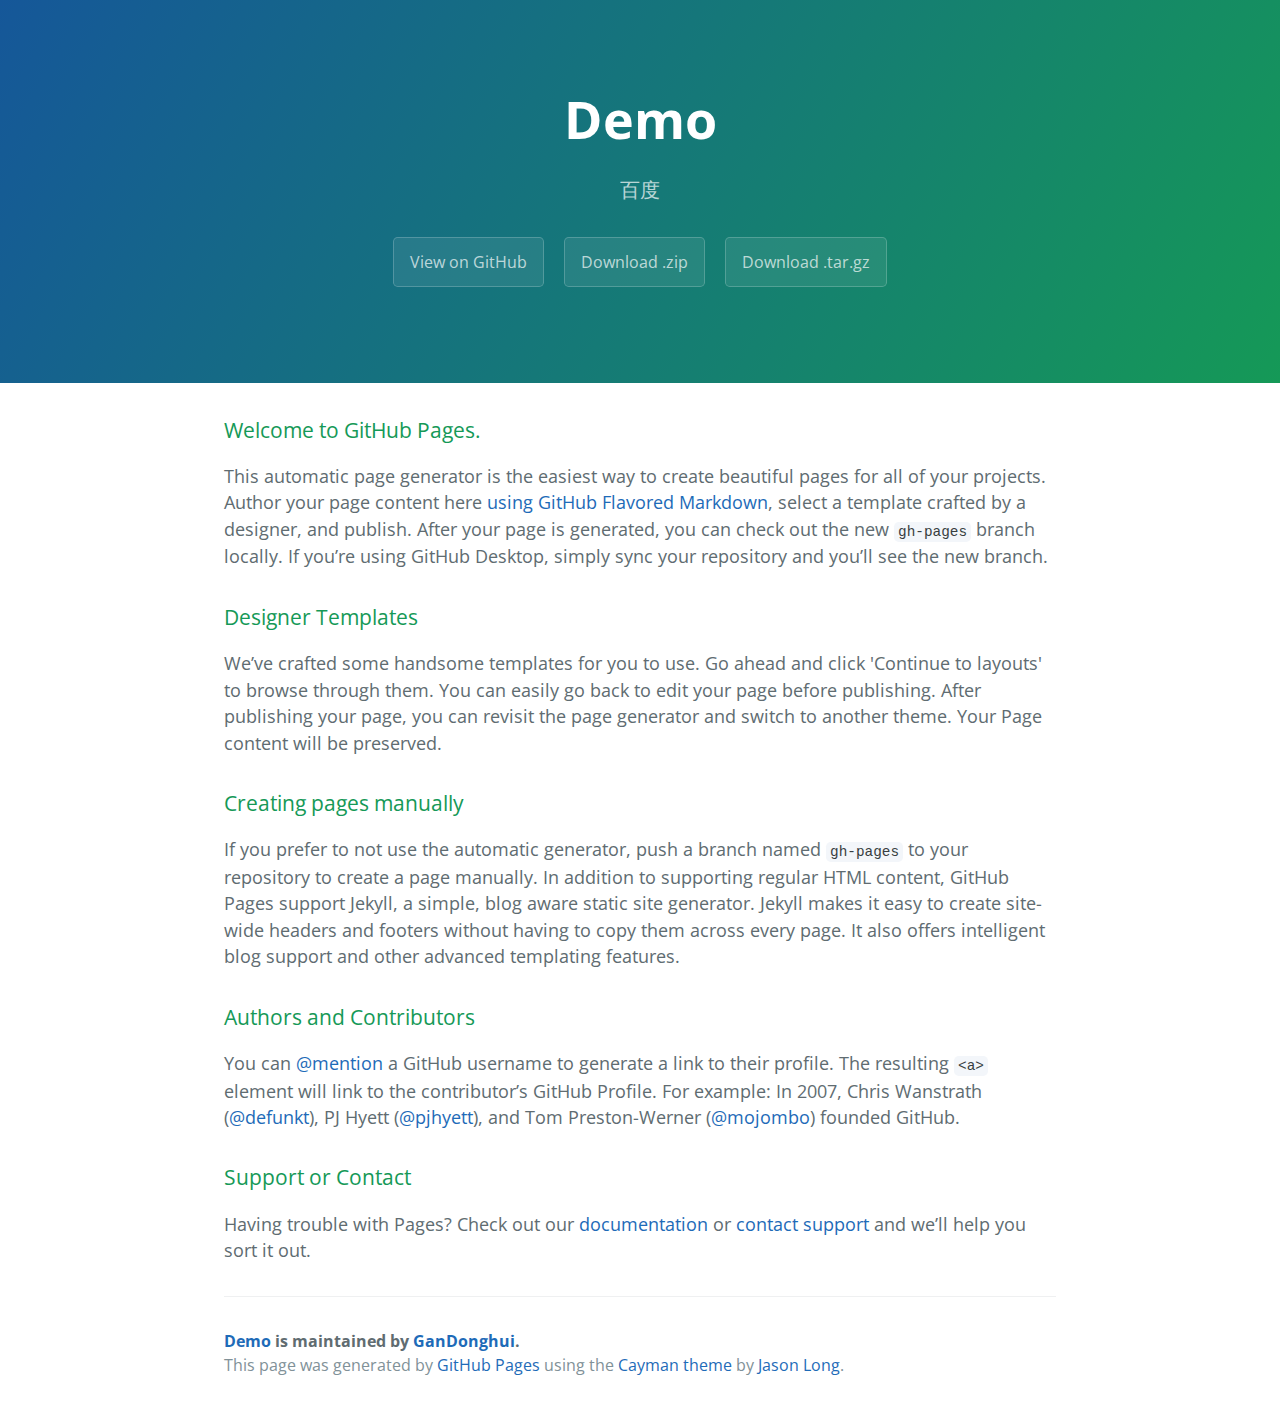
<file: index.html>
<!DOCTYPE html>
<html lang="en-us">
  <head>
    <meta charset="UTF-8">
    <title>Demo by GanDonghui</title>
    <meta name="viewport" content="width=device-width, initial-scale=1">
    <link rel="stylesheet" type="text/css" href="stylesheets/normalize.css" media="screen">
    <link href='https://fonts.googleapis.com/css?family=Open+Sans:400,700' rel='stylesheet' type='text/css'>
    <link rel="stylesheet" type="text/css" href="stylesheets/stylesheet.css" media="screen">
    <link rel="stylesheet" type="text/css" href="stylesheets/github-light.css" media="screen">
  </head>
  <body>
    <section class="page-header">
      <h1 class="project-name">Demo</h1>
      <h2 class="project-tagline">百度</h2>
      <a href="https://github.com/GanDonghui/demo" class="btn">View on GitHub</a>
      <a href="https://github.com/GanDonghui/demo/zipball/master" class="btn">Download .zip</a>
      <a href="https://github.com/GanDonghui/demo/tarball/master" class="btn">Download .tar.gz</a>
    </section>

    <section class="main-content">
      <h3>
<a id="welcome-to-github-pages" class="anchor" href="#welcome-to-github-pages" aria-hidden="true"><span aria-hidden="true" class="octicon octicon-link"></span></a>Welcome to GitHub Pages.</h3>

<p>This automatic page generator is the easiest way to create beautiful pages for all of your projects. Author your page content here <a href="https://guides.github.com/features/mastering-markdown/">using GitHub Flavored Markdown</a>, select a template crafted by a designer, and publish. After your page is generated, you can check out the new <code>gh-pages</code> branch locally. If you’re using GitHub Desktop, simply sync your repository and you’ll see the new branch.</p>

<h3>
<a id="designer-templates" class="anchor" href="#designer-templates" aria-hidden="true"><span aria-hidden="true" class="octicon octicon-link"></span></a>Designer Templates</h3>

<p>We’ve crafted some handsome templates for you to use. Go ahead and click 'Continue to layouts' to browse through them. You can easily go back to edit your page before publishing. After publishing your page, you can revisit the page generator and switch to another theme. Your Page content will be preserved.</p>

<h3>
<a id="creating-pages-manually" class="anchor" href="#creating-pages-manually" aria-hidden="true"><span aria-hidden="true" class="octicon octicon-link"></span></a>Creating pages manually</h3>

<p>If you prefer to not use the automatic generator, push a branch named <code>gh-pages</code> to your repository to create a page manually. In addition to supporting regular HTML content, GitHub Pages support Jekyll, a simple, blog aware static site generator. Jekyll makes it easy to create site-wide headers and footers without having to copy them across every page. It also offers intelligent blog support and other advanced templating features.</p>

<h3>
<a id="authors-and-contributors" class="anchor" href="#authors-and-contributors" aria-hidden="true"><span aria-hidden="true" class="octicon octicon-link"></span></a>Authors and Contributors</h3>

<p>You can <a href="https://help.github.com/articles/basic-writing-and-formatting-syntax/#mentioning-users-and-teams" class="user-mention">@mention</a> a GitHub username to generate a link to their profile. The resulting <code>&lt;a&gt;</code> element will link to the contributor’s GitHub Profile. For example: In 2007, Chris Wanstrath (<a href="https://github.com/defunkt" class="user-mention">@defunkt</a>), PJ Hyett (<a href="https://github.com/pjhyett" class="user-mention">@pjhyett</a>), and Tom Preston-Werner (<a href="https://github.com/mojombo" class="user-mention">@mojombo</a>) founded GitHub.</p>

<h3>
<a id="support-or-contact" class="anchor" href="#support-or-contact" aria-hidden="true"><span aria-hidden="true" class="octicon octicon-link"></span></a>Support or Contact</h3>

<p>Having trouble with Pages? Check out our <a href="https://help.github.com/pages">documentation</a> or <a href="https://github.com/contact">contact support</a> and we’ll help you sort it out.</p>

      <footer class="site-footer">
        <span class="site-footer-owner"><a href="https://github.com/GanDonghui/demo">Demo</a> is maintained by <a href="https://github.com/GanDonghui">GanDonghui</a>.</span>

        <span class="site-footer-credits">This page was generated by <a href="https://pages.github.com">GitHub Pages</a> using the <a href="https://github.com/jasonlong/cayman-theme">Cayman theme</a> by <a href="https://twitter.com/jasonlong">Jason Long</a>.</span>
      </footer>

    </section>

  
  </body>
</html>
</file>
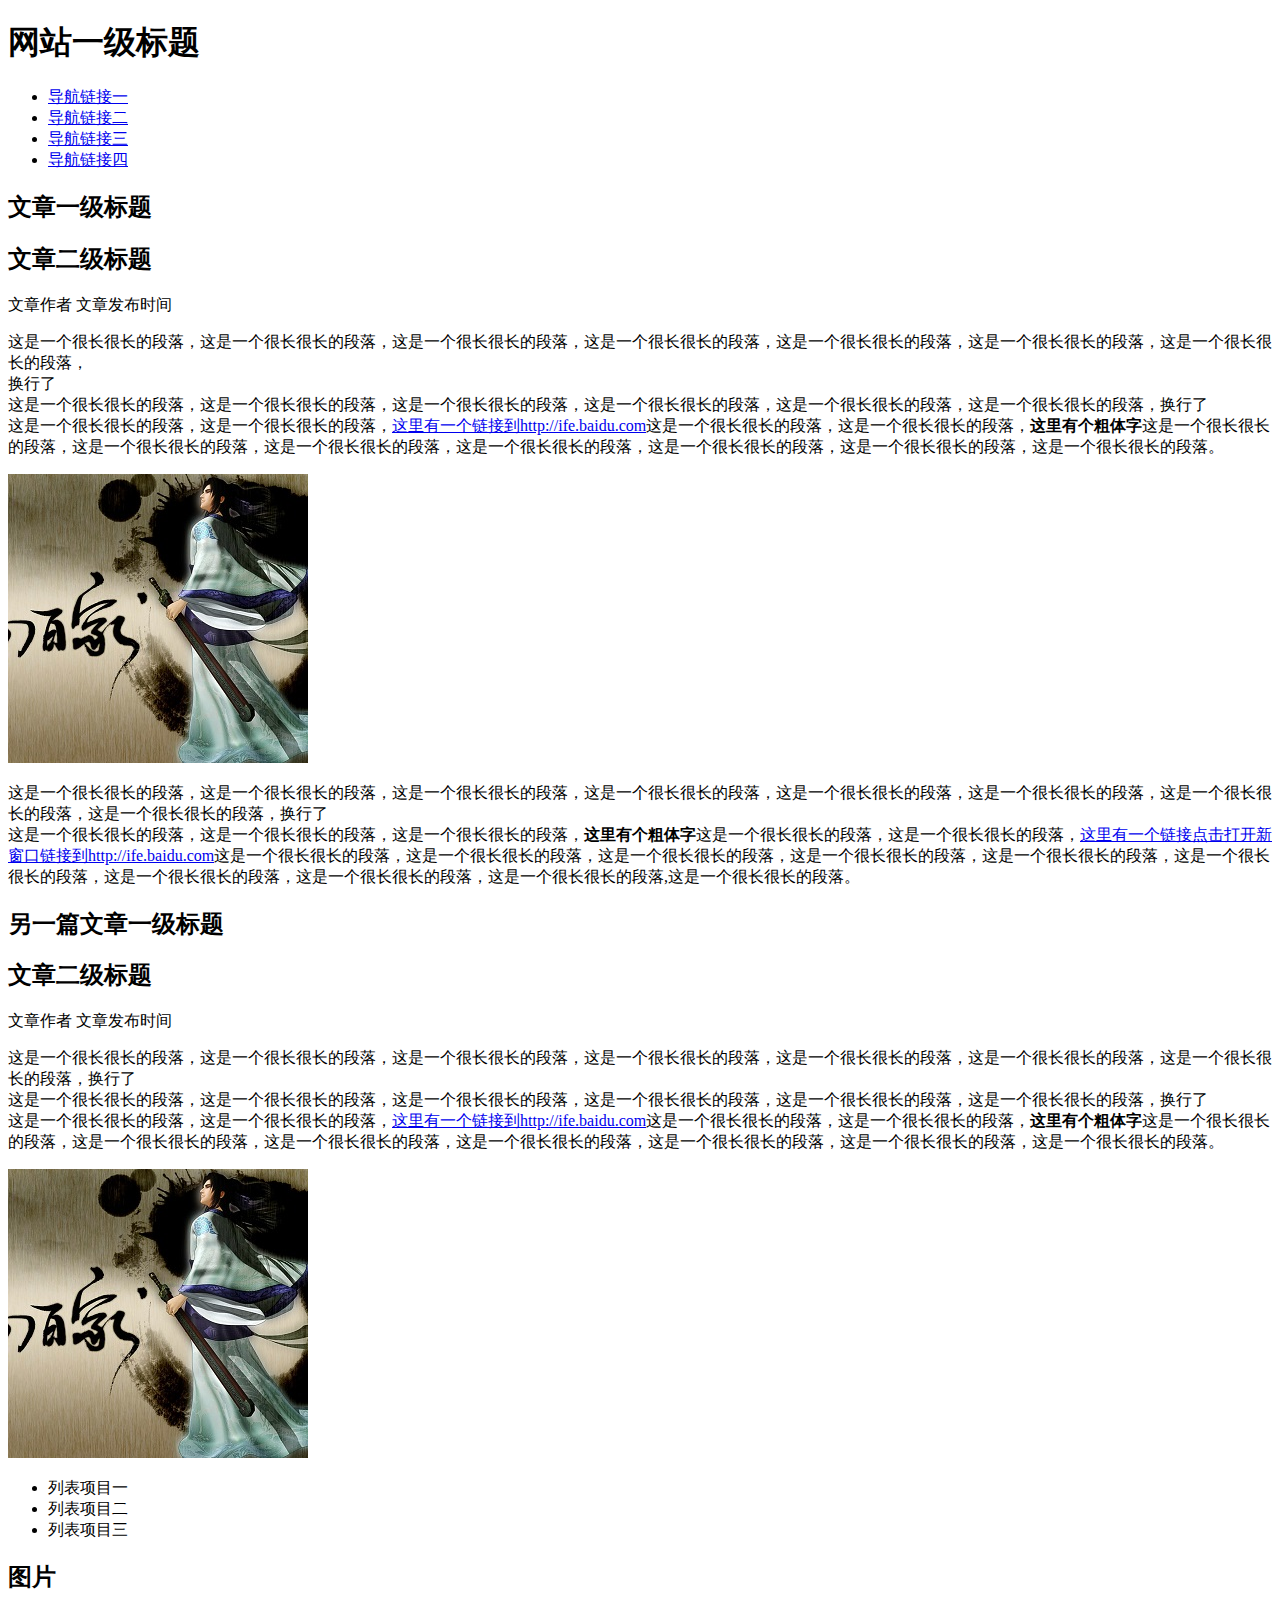
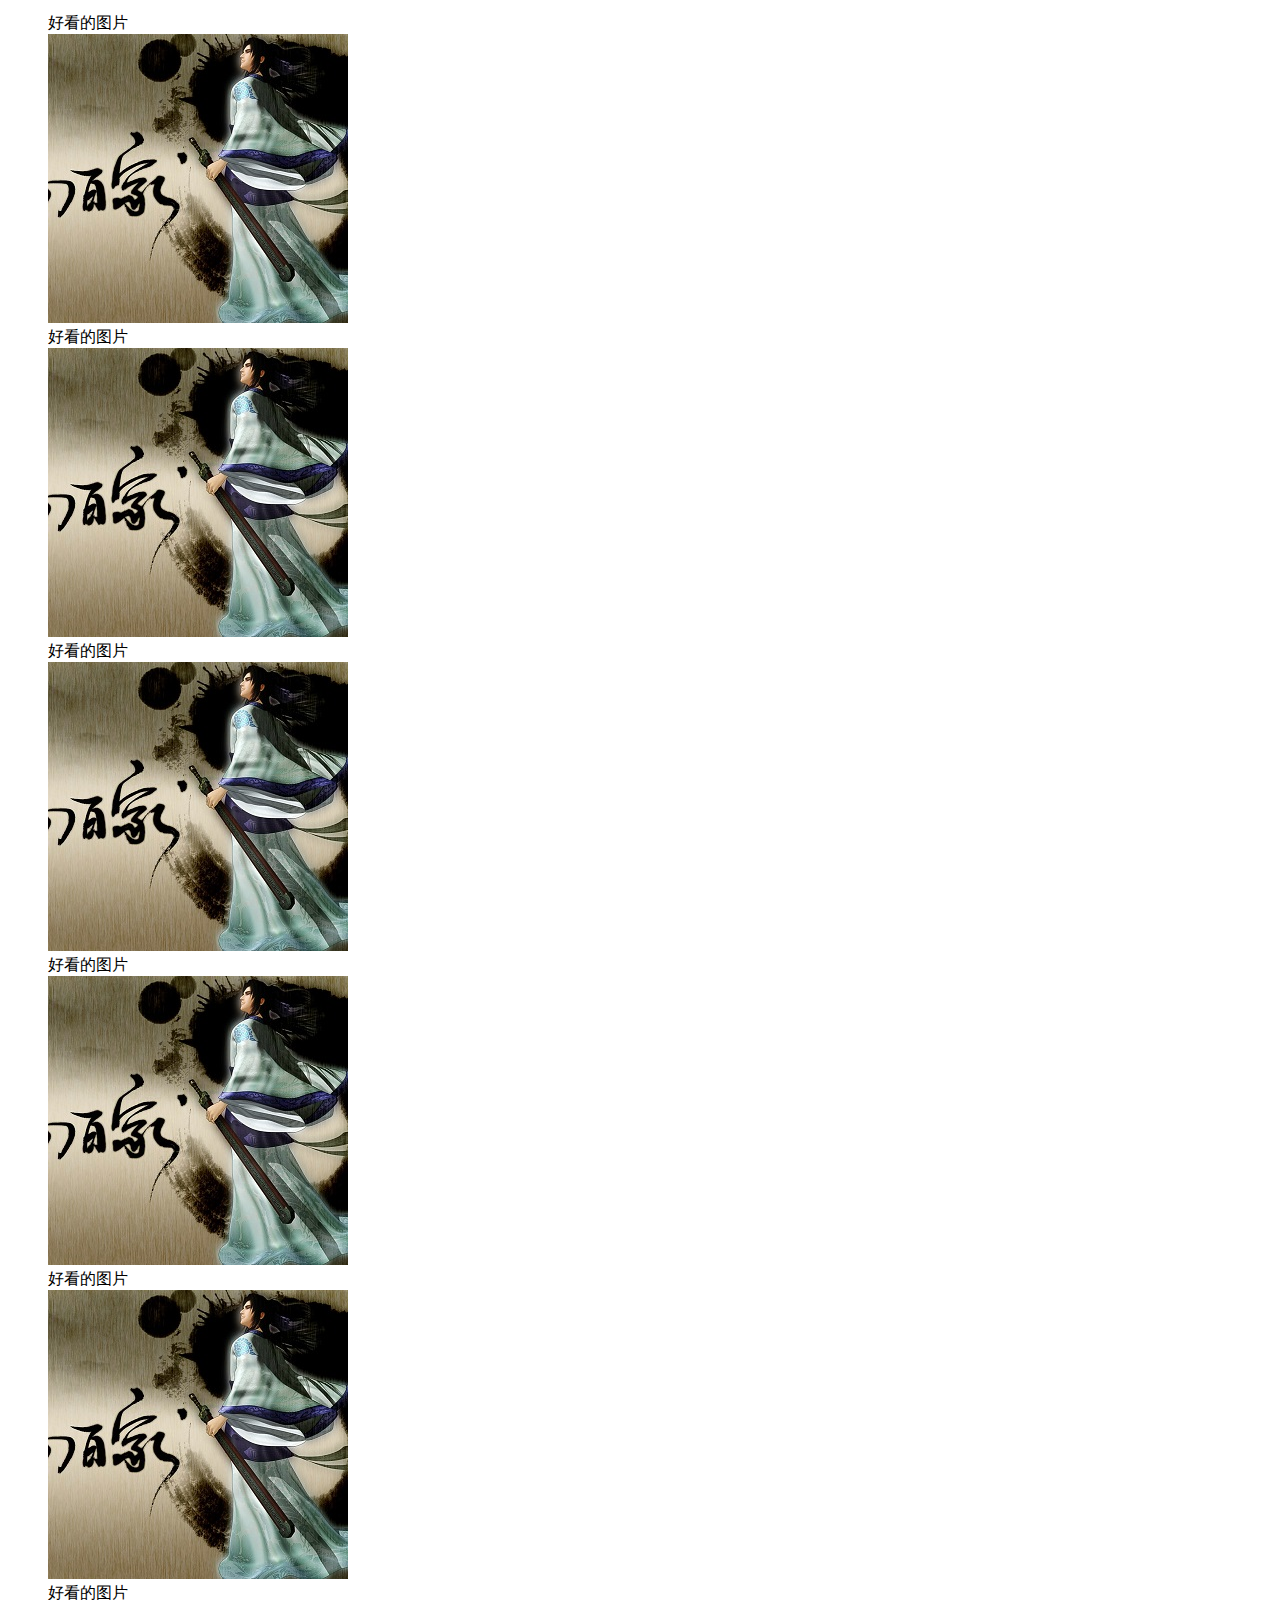
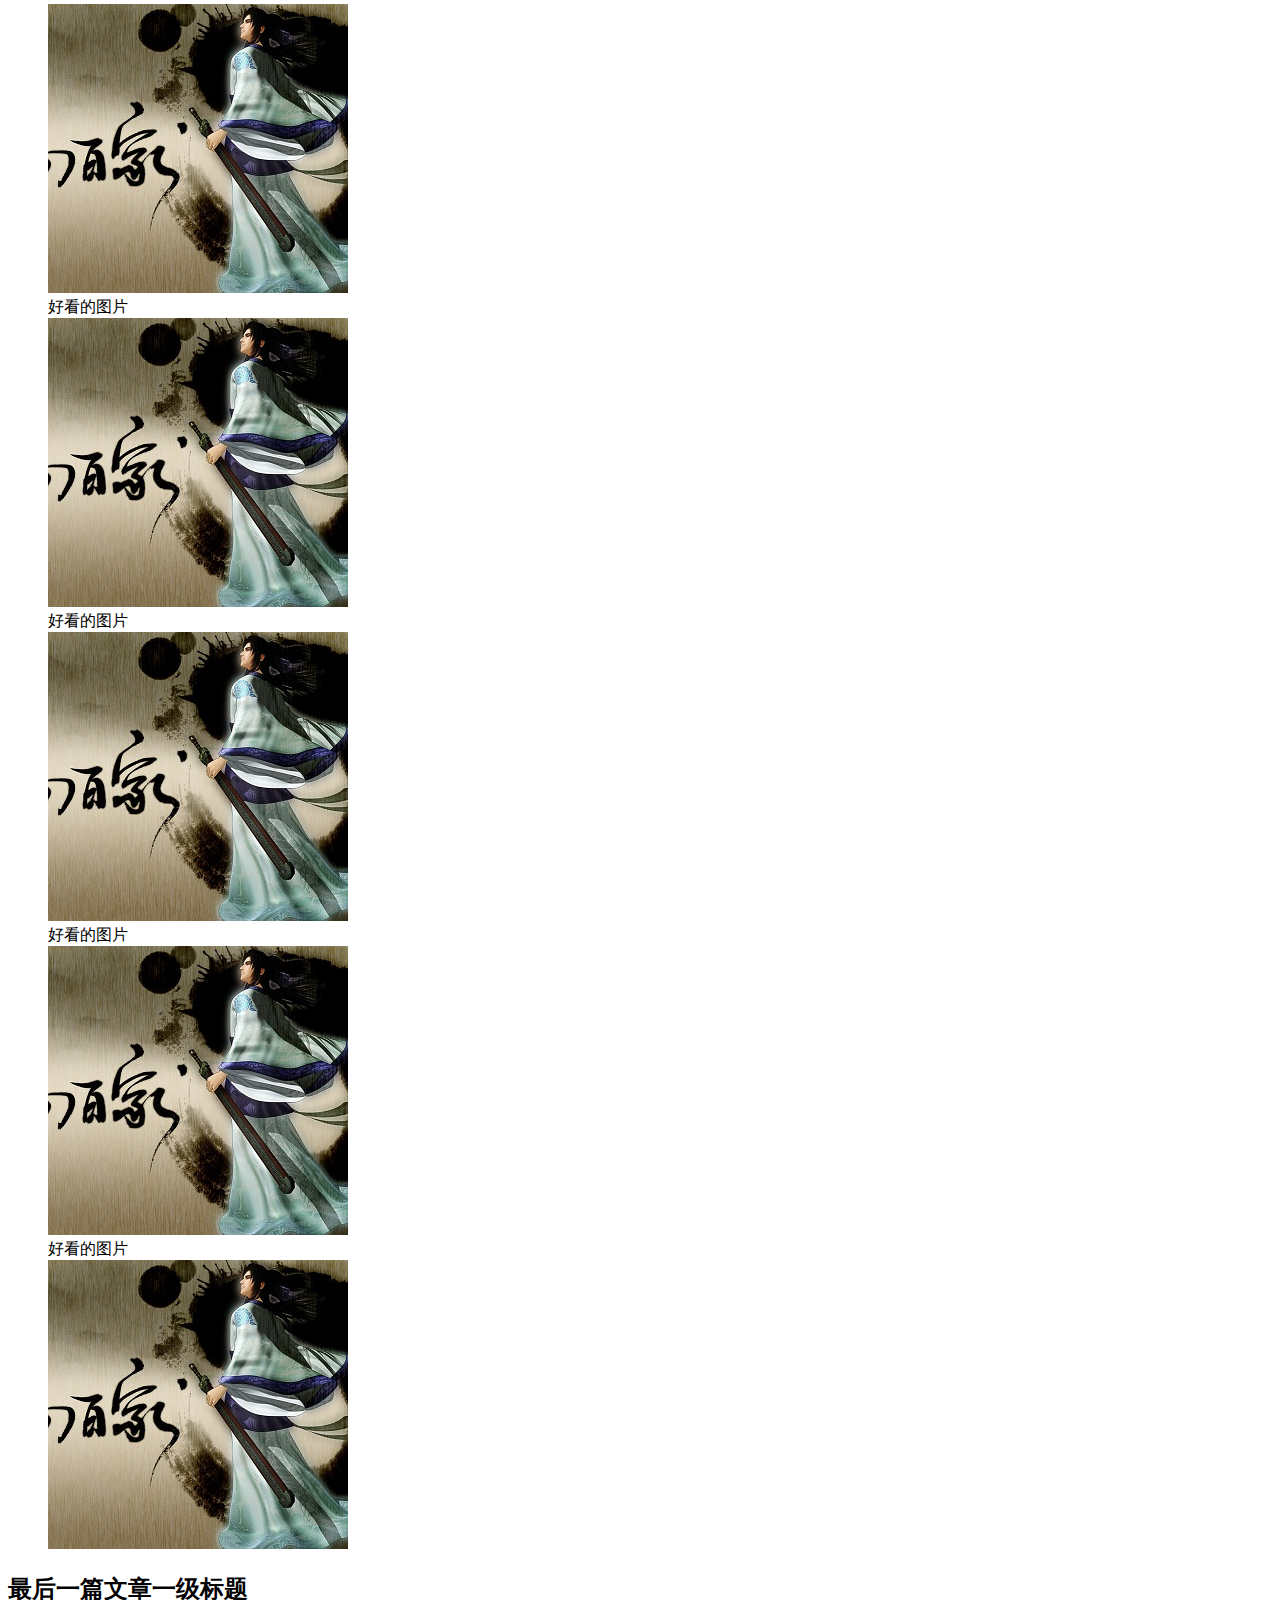
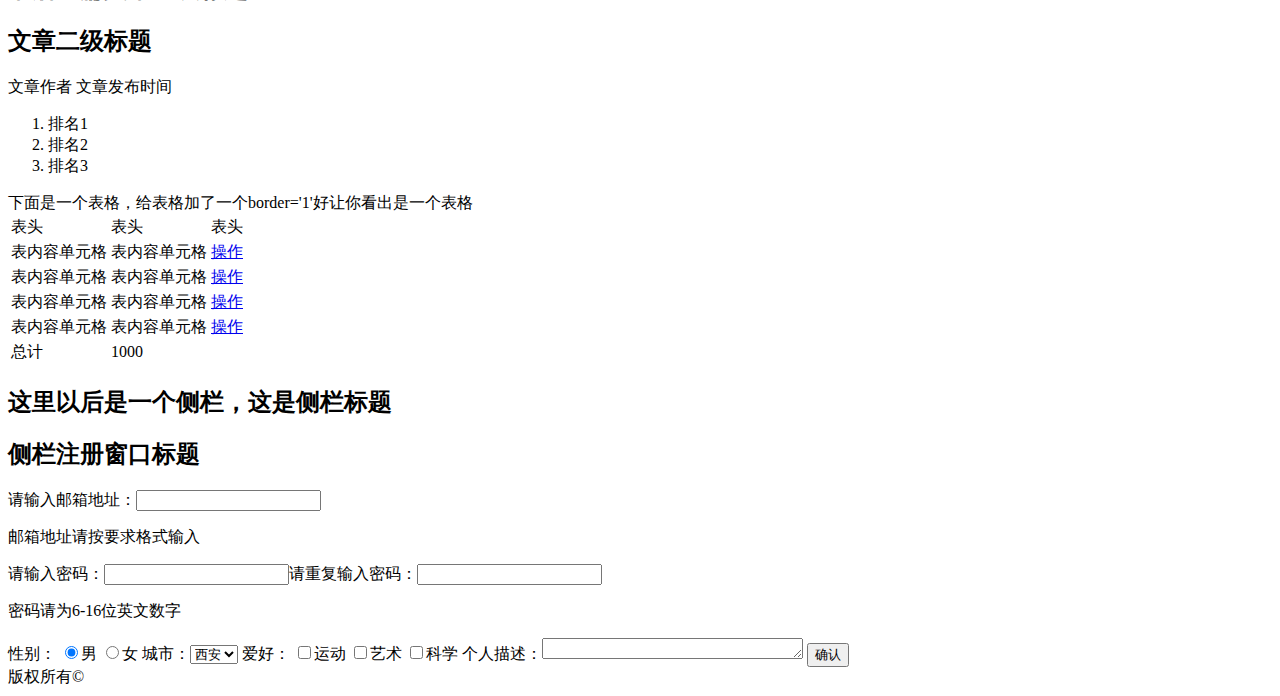
<file: mission-1.1/index.html>
<!DOCTYPE html>
<html lang="en">
<head>
    <meta charset="UTF-8" />
    <title>Document</title>
</head>
<body>
    <h1>网站一级标题</h1>
    <ul>
        <li><a href="#">导航链接一</a></li>
        <li><a href="#">导航链接二</a></li>
        <li><a href="#">导航链接三</a></li>
        <li><a href="#">导航链接四</a></li>
    </ul>
    <h2>文章一级标题</h2>
    <h2>文章二级标题</h2>
    <p>文章作者 文章发布时间</p>
    <p>这是一个很长很长的段落，这是一个很长很长的段落，这是一个很长很长的段落，这是一个很长很长的段落，这是一个很长很长的段落，这是一个很长很长的段落，这是一个很长很长的段落，<br />换行了<br />这是一个很长很长的段落，这是一个很长很长的段落，这是一个很长很长的段落，这是一个很长很长的段落，这是一个很长很长的段落，这是一个很长很长的段落，换行了<br />这是一个很长很长的段落，这是一个很长很长的段落，<a href="http://ife.baidu.com">这里有一个链接到http://ife.baidu.com</a>这是一个很长很长的段落，这是一个很长很长的段落，<b>这里有个粗体字</b>这是一个很长很长的段落，这是一个很长很长的段落，这是一个很长很长的段落，这是一个很长很长的段落，这是一个很长很长的段落，这是一个很长很长的段落，这是一个很长很长的段落。</p>
    <img src="../images/1.jpg" alt="" />
    <p>这是一个很长很长的段落，这是一个很长很长的段落，这是一个很长很长的段落，这是一个很长很长的段落，这是一个很长很长的段落，这是一个很长很长的段落，这是一个很长很长的段落，这是一个很长很长的段落，换行了<br />这是一个很长很长的段落，这是一个很长很长的段落，这是一个很长很长的段落，<b>这里有个粗体字</b>这是一个很长很长的段落，这是一个很长很长的段落，<a href="http://ife.baidu.com" target="_blank">这里有一个链接点击打开新窗口链接到http://ife.baidu.com</a>这是一个很长很长的段落，这是一个很长很长的段落，这是一个很长很长的段落，这是一个很长很长的段落，这是一个很长很长的段落，这是一个很长很长的段落，这是一个很长很长的段落，这是一个很长很长的段落，这是一个很长很长的段落,这是一个很长很长的段落。</p>
    <h2>另一篇文章一级标题</h2>
    <h2>文章二级标题</h2>
    <p>文章作者 文章发布时间</p>
    <p>这是一个很长很长的段落，这是一个很长很长的段落，这是一个很长很长的段落，这是一个很长很长的段落，这是一个很长很长的段落，这是一个很长很长的段落，这是一个很长很长的段落，换行了<br />这是一个很长很长的段落，这是一个很长很长的段落，这是一个很长很长的段落，这是一个很长很长的段落，这是一个很长很长的段落，这是一个很长很长的段落，换行了<br />这是一个很长很长的段落，这是一个很长很长的段落，<a href="http://ife.baidu.com">这里有一个链接到http://ife.baidu.com</a>这是一个很长很长的段落，这是一个很长很长的段落，<b>这里有个粗体字</b>这是一个很长很长的段落，这是一个很长很长的段落，这是一个很长很长的段落，这是一个很长很长的段落，这是一个很长很长的段落，这是一个很长很长的段落，这是一个很长很长的段落。</p>
    <img src="../images/1.jpg" alt="" />
    <ul>
        <li>列表项目一</li>
        <li>列表项目二</li>
        <li>列表项目三</li>
    </ul>
    <dl>
        <dt><h2>图片</h2></dt>
            <dd>
                <span>好看的图片</span><br /><img src="../images/1.jpg" alt="" /><br />
                <span>好看的图片</span><br /><img src="../images/1.jpg" alt="" /><br />
                <span>好看的图片</span><br /><img src="../images/1.jpg" alt="" /><br />
                <span>好看的图片</span><br /><img src="../images/1.jpg" alt="" /><br />
                <span>好看的图片</span><br /><img src="../images/1.jpg" alt="" /><br />
                <span>好看的图片</span><br /><img src="../images/1.jpg" alt="" /><br />
                <span>好看的图片</span><br /><img src="../images/1.jpg" alt="" /><br />
                <span>好看的图片</span><br /><img src="../images/1.jpg" alt="" /><br />
                <span>好看的图片</span><br /><img src="../images/1.jpg" alt="" /><br />
                <span>好看的图片</span><br /><img src="../images/1.jpg" alt="" /><br />
            </dd>
    </dl>
    <h2>最后一篇文章一级标题</h2>
    <h2>文章二级标题</h2>
    <p>文章作者 文章发布时间</p>
    <ol>
        <li>排名1</li>
        <li>排名2</li>
        <li>排名3</li>
    </ol>
    <caption>下面是一个表格，给表格加了一个border='1'好让你看出是一个表格</caption>
    <table>
        <thead>
            <td>表头</td>
            <td>表头</td>
            <td>表头</td>
        </thead>
        <tbody>
            <tr>
                <td>表内容单元格</td>
                <td>表内容单元格</td>
                <td><a href="#">操作</a></td>
            </tr>
            <tr>
                <td>表内容单元格</td>
                <td>表内容单元格</td>
                <td><a href="#">操作</a></td>
            </tr>
            <tr>
                <td>表内容单元格</td>
                <td>表内容单元格</td>
                <td><a href="#">操作</a></td>
            </tr>
            <tr>
                <td>表内容单元格</td>
                <td>表内容单元格</td>
                <td><a href="#">操作</a></td>
            </tr>
        </tbody>
        <tfoot>
            <td>总计</td>
            <td colspan="2">1000</td>
        </tfoot>
    </table>
    <h2>这里以后是一个侧栏，这是侧栏标题</h2>
    <h2>侧栏注册窗口标题</h2>
    <form action="">
        <span>请输入邮箱地址：</span><input type="email" name="user_email" /><br />
        <p>邮箱地址请按要求格式输入</p>
        <span>请输入密码：</span><input type="password" name="password"/><span>请重复输入密码：</span><input type="password" name="password"/>
        <p>密码请为6-16位英文数字</p>
        <span>性别：</span>
        <input type="radio" name="sex" value="man" checked="" />男
        <input type="radio" name="sex" value="woman" />女 城市：<select name="city">
            <option value="xi'an" selected="selected">西安</option>
            <option value="beijing">北京</option>
            <option value="shanghai">上海</option>
            <option value="guangdong">广东</option>
        </select>
        爱好：
        <input type="checkbox" name="hobby" id="" />运动
        <input type="checkbox" name="hobby" id="" />艺术
        <input type="checkbox" name="hobby" id="" />科学
        个人描述：<textarea name="description" cols="30" rows="1"></textarea>
        <input type="submit" value="确认" />
    </form>
    <footer>版权所有©</footer>
</body>
</html>
</file>
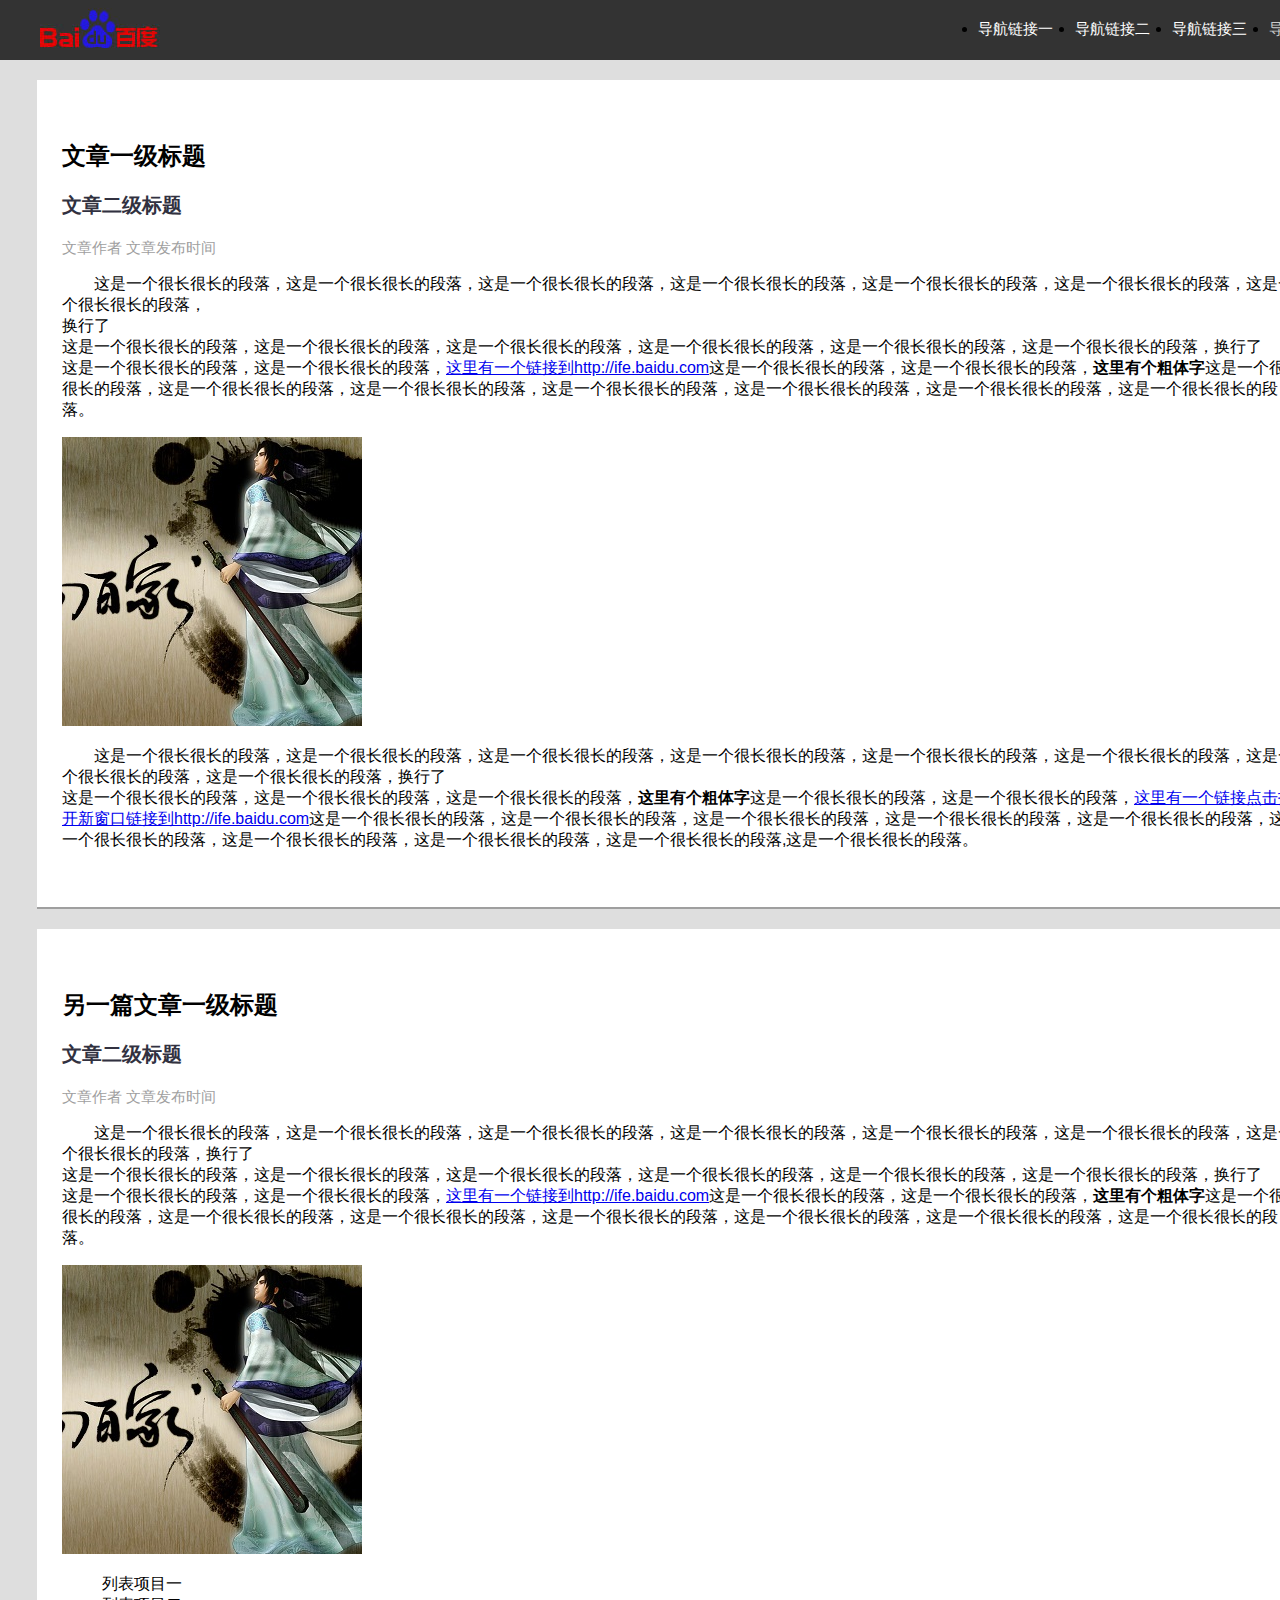
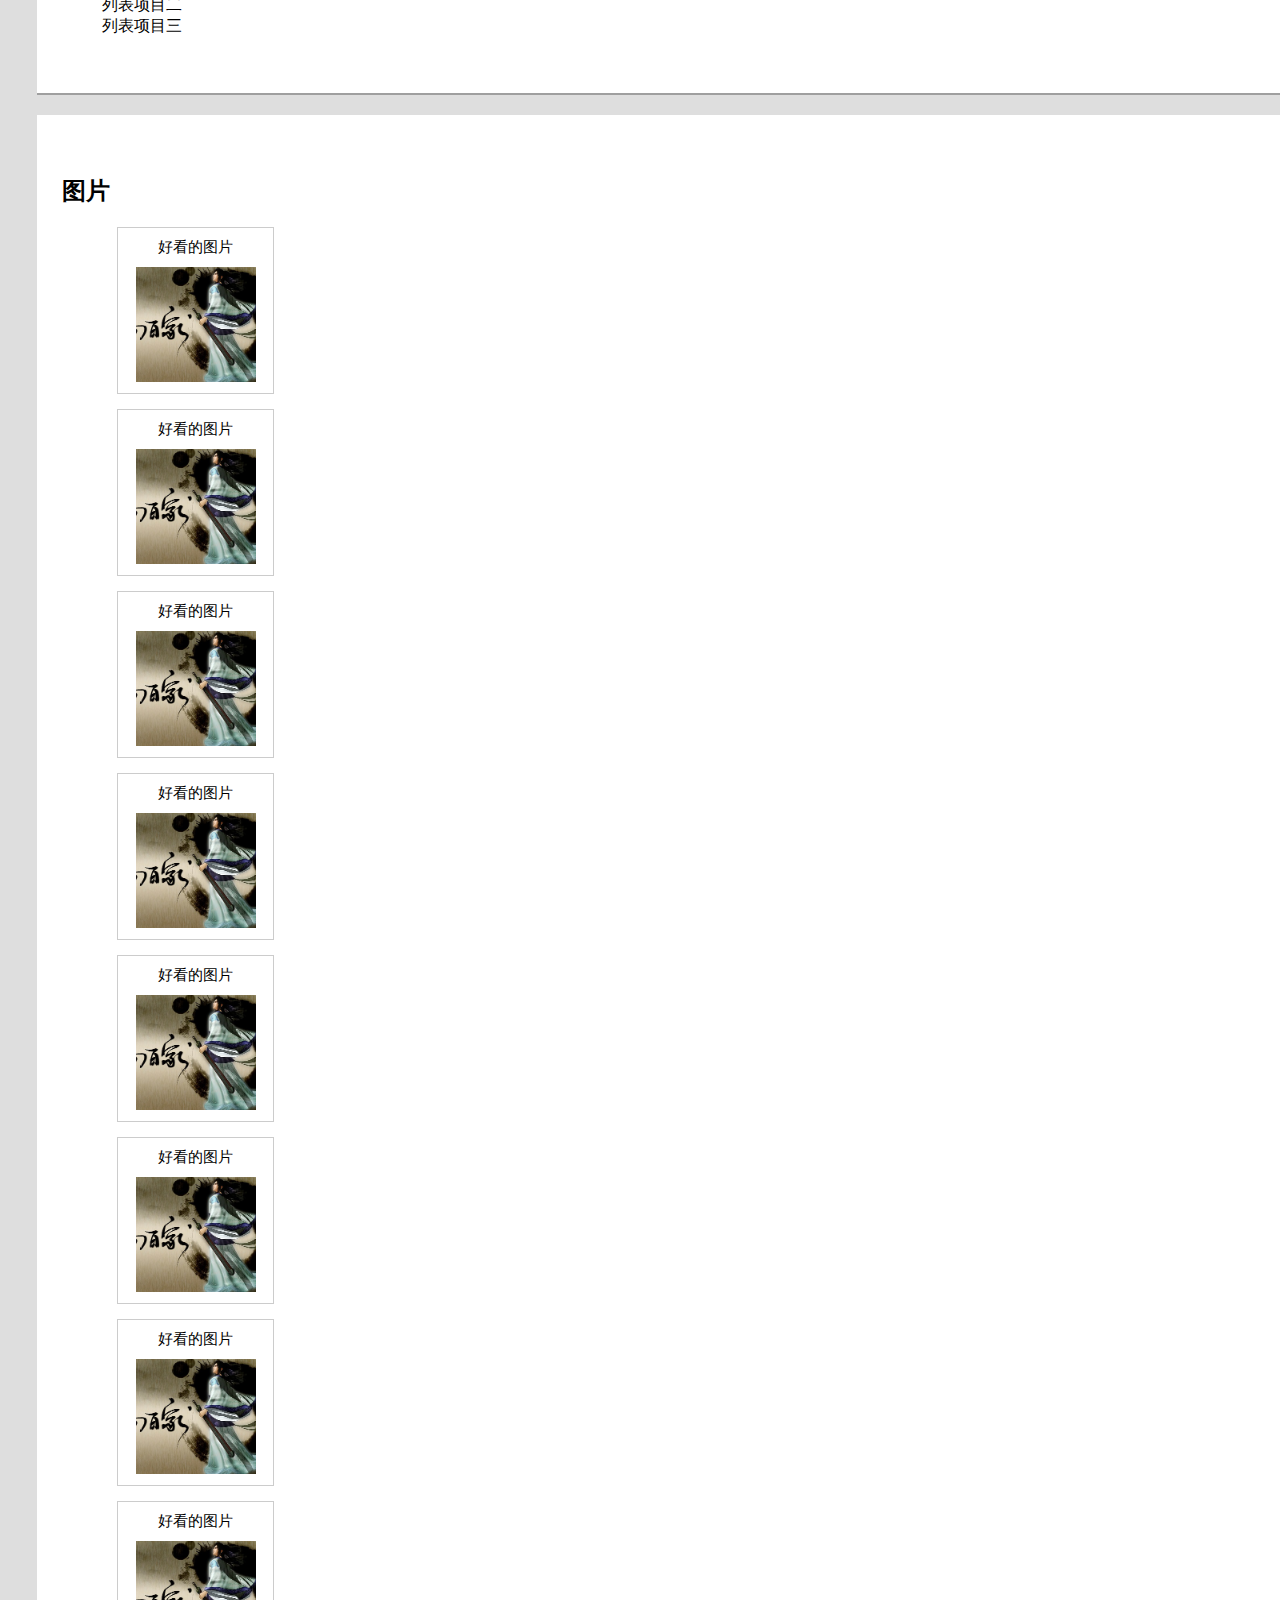
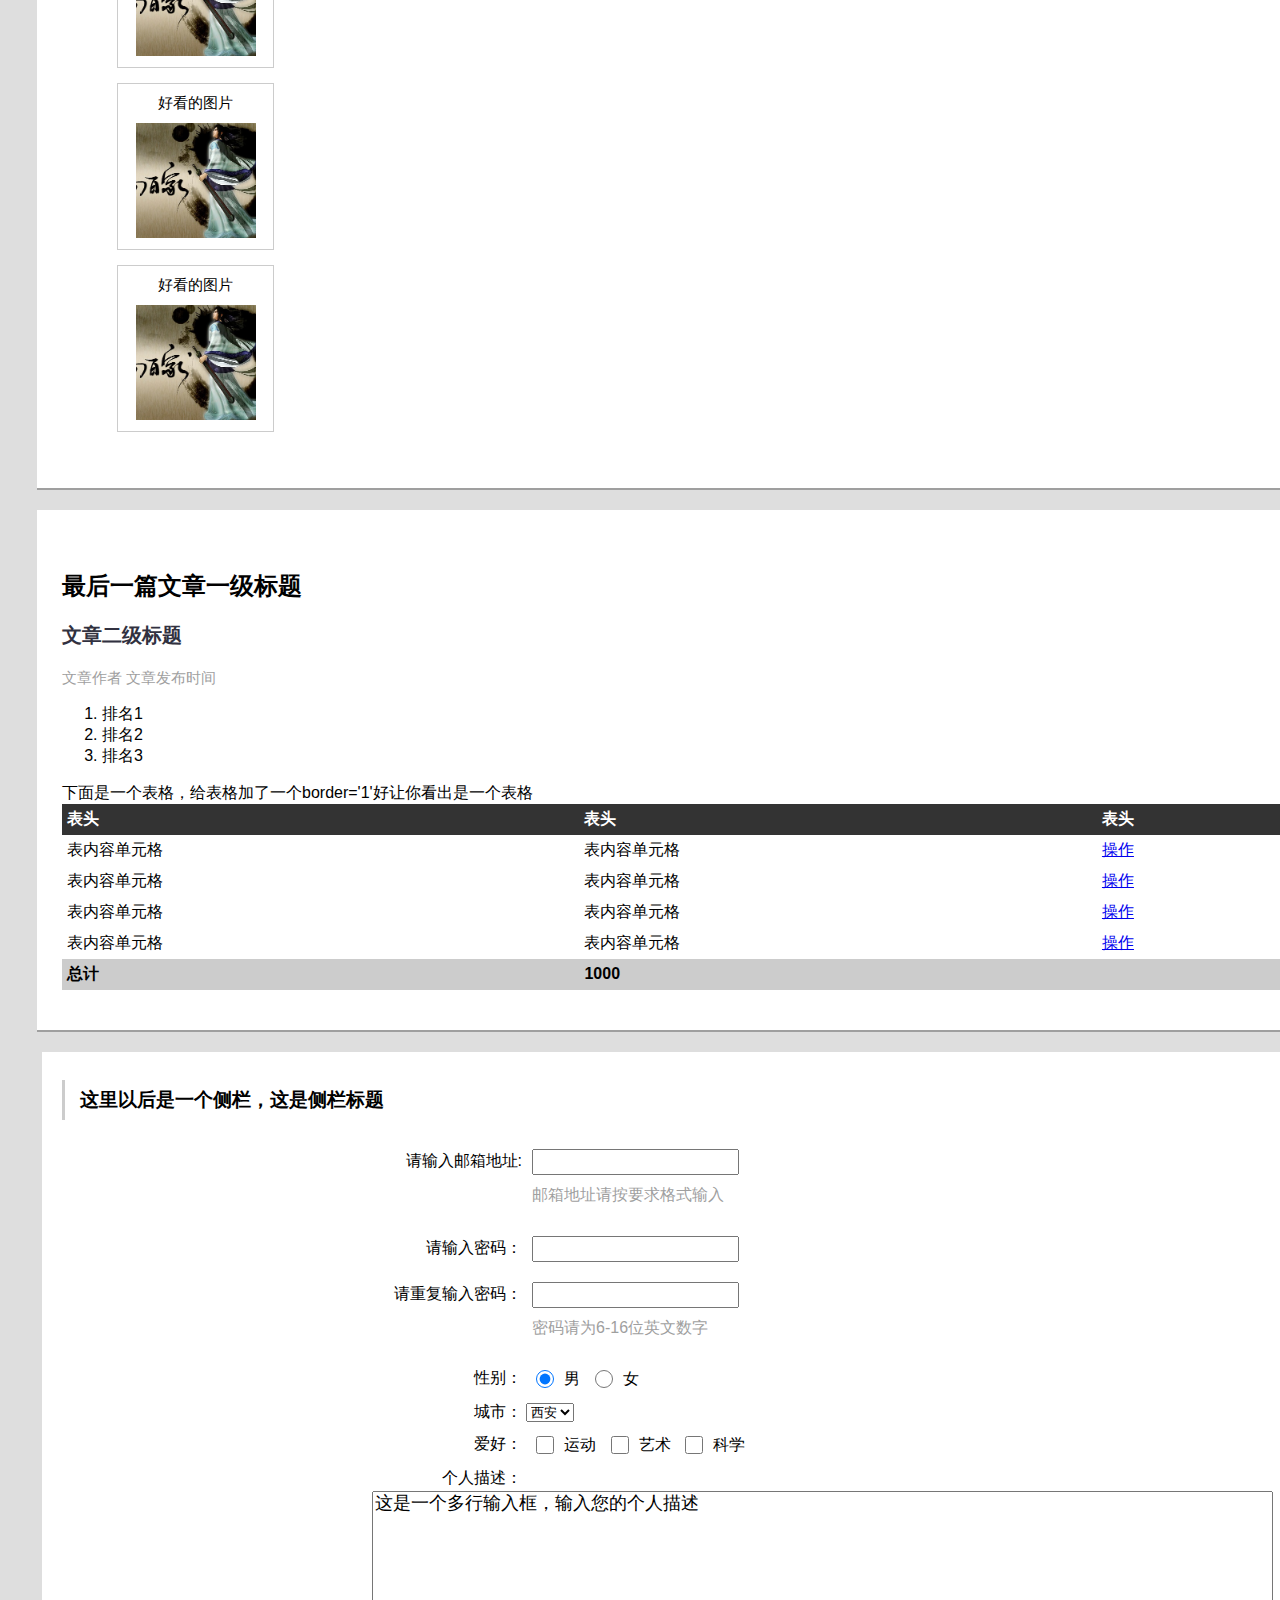
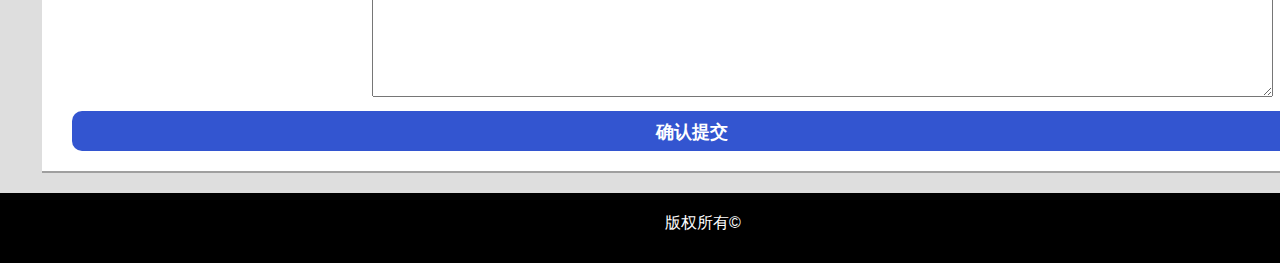
<file: mission-1.2/index.html>
<!DOCTYPE html>
<html lang="en">
<head>
    <meta charset="UTF-8" />
    <title>Document</title>
    <link rel="stylesheet" href="../style/mission-1.2.css" />
</head>
<body>
    <header>
        <img src="../images/logo.jpg" alt="百度" />
        <nav>
            <ul>
                <li><a href="#">导航链接一</a></li>
                <li><a href="#">导航链接二</a></li>
                <li><a href="#">导航链接三</a></li>
                <li class='active'><a href="#">导航链接四</a></li>
            </ul>
        </nav>
    </header>
    <div id='left'>
        <article>
            <h2>文章一级标题</h2>
            <h3>文章二级标题</h3>
            <span>文章作者 文章发布时间</span><br />
            <p>这是一个很长很长的段落，这是一个很长很长的段落，这是一个很长很长的段落，这是一个很长很长的段落，这是一个很长很长的段落，这是一个很长很长的段落，这是一个很长很长的段落，<br />换行了<br />这是一个很长很长的段落，这是一个很长很长的段落，这是一个很长很长的段落，这是一个很长很长的段落，这是一个很长很长的段落，这是一个很长很长的段落，换行了<br />这是一个很长很长的段落，这是一个很长很长的段落，<a href="http://ife.baidu.com">这里有一个链接到http://ife.baidu.com</a>这是一个很长很长的段落，这是一个很长很长的段落，<b>这里有个粗体字</b>这是一个很长很长的段落，这是一个很长很长的段落，这是一个很长很长的段落，这是一个很长很长的段落，这是一个很长很长的段落，这是一个很长很长的段落，这是一个很长很长的段落。</p>
            <img src="../images/1.jpg" alt="" />
            <p>这是一个很长很长的段落，这是一个很长很长的段落，这是一个很长很长的段落，这是一个很长很长的段落，这是一个很长很长的段落，这是一个很长很长的段落，这是一个很长很长的段落，这是一个很长很长的段落，换行了<br />这是一个很长很长的段落，这是一个很长很长的段落，这是一个很长很长的段落，<b>这里有个粗体字</b>这是一个很长很长的段落，这是一个很长很长的段落，<a href="http://ife.baidu.com" target="_blank">这里有一个链接点击打开新窗口链接到http://ife.baidu.com</a>这是一个很长很长的段落，这是一个很长很长的段落，这是一个很长很长的段落，这是一个很长很长的段落，这是一个很长很长的段落，这是一个很长很长的段落，这是一个很长很长的段落，这是一个很长很长的段落，这是一个很长很长的段落,这是一个很长很长的段落。</p>
        </article>
        <article>
            <h2>另一篇文章一级标题</h2>
            <h3>文章二级标题</h3>
            <span>文章作者 文章发布时间</span><br />
            <p>这是一个很长很长的段落，这是一个很长很长的段落，这是一个很长很长的段落，这是一个很长很长的段落，这是一个很长很长的段落，这是一个很长很长的段落，这是一个很长很长的段落，换行了<br />这是一个很长很长的段落，这是一个很长很长的段落，这是一个很长很长的段落，这是一个很长很长的段落，这是一个很长很长的段落，这是一个很长很长的段落，换行了<br />这是一个很长很长的段落，这是一个很长很长的段落，<a href="http://ife.baidu.com">这里有一个链接到http://ife.baidu.com</a>这是一个很长很长的段落，这是一个很长很长的段落，<b>这里有个粗体字</b>这是一个很长很长的段落，这是一个很长很长的段落，这是一个很长很长的段落，这是一个很长很长的段落，这是一个很长很长的段落，这是一个很长很长的段落，这是一个很长很长的段落。</p>
            <img src="../images/1.jpg" alt="" />
        <ul>
            <li>列表项目一</li>
            <li>列表项目二</li>
            <li>列表项目三</li>
        </ul>
        </article>
        <article>
            <dl>
                <dt><h2>图片</h2></dt>
                    <dd>
                        <div>
                            <span>好看的图片</span><br /><img src="../images/1.jpg" alt="" />
                        </div>
                        <div>
                            <span>好看的图片</span><br /><img src="../images/1.jpg" alt="" />
                        </div><div>
                            <span>好看的图片</span><br /><img src="../images/1.jpg" alt="" />
                        </div><div>
                            <span>好看的图片</span><br /><img src="../images/1.jpg" alt="" />
                        </div><div>
                            <span>好看的图片</span><br /><img src="../images/1.jpg" alt="" />
                        </div><div>
                            <span>好看的图片</span><br /><img src="../images/1.jpg" alt="" />
                        </div><div>
                            <span>好看的图片</span><br /><img src="../images/1.jpg" alt="" />
                        </div><div>
                            <span>好看的图片</span><br /><img src="../images/1.jpg" alt="" />
                        </div><div>
                            <span>好看的图片</span><br /><img src="../images/1.jpg" alt="" />
                        </div><div>
                            <span>好看的图片</span><br /><img src="../images/1.jpg" alt="" />
                        </div>
                    </dd>
            </dl>
        </article>
        <article>
            <h2>最后一篇文章一级标题</h2>
            <h3>文章二级标题</h3>
            <span>文章作者 文章发布时间</span>
            <ol>
                <li>排名1</li>
                <li>排名2</li>
                <li>排名3</li>
            </ol>
            <caption>下面是一个表格，给表格加了一个border='1'好让你看出是一个表格</caption>
            <table cellpadding="5">
                <thead>
                    <td>表头</td>
                    <td>表头</td>
                    <td>表头</td>
                </thead>
                <tbody>
                    <tr>
                        <td>表内容单元格</td>
                        <td>表内容单元格</td>
                        <td><a href="#">操作</a></td>
                    </tr>
                    <tr>
                        <td>表内容单元格</td>
                        <td>表内容单元格</td>
                        <td><a href="#">操作</a></td>
                    </tr>
                    <tr>
                        <td>表内容单元格</td>
                        <td>表内容单元格</td>
                        <td><a href="#">操作</a></td>
                    </tr>
                    <tr>
                        <td>表内容单元格</td>
                        <td>表内容单元格</td>
                        <td><a href="#">操作</a></td>
                    </tr>
                </tbody>
                <tfoot>
                    <td>总计</td>
                    <td colspan='2'>1000</td>
                </tfoot>
            </table>
        </article>
    </div>
    <div id='right'>
        <h3>这里以后是一个侧栏，这是侧栏标题</h3>
        <form action="http://ife.baidu.com">
            <div>
                <span class='att'>请输入邮箱地址:</span><input type="email" name="user_email" /><br />
                <span class="tips">邮箱地址请按要求格式输入</span><br />
                <span class='att'>请输入密码：</span><input type="password" name="password"/><br />
                <span class='att'>请重复输入密码：</span><input type="password" name="password"/><br />
                <span class="tips">密码请为6-16位英文数字</span><br />
                <span class='att'>性别：</span>
                <input type="radio" name="sex" id="man" value="man" class="blue" checked="" /><label for='man'>男</label>
                <input type="radio" class="blue" name="sex" id="woman" value="woman" style="" /><label for="woman">女</label><br />
                <span class='att'>城市：</span>
                <select name="city">
                    <option value="xi'an" class="blue" selected="selected">西安</option>
                    <option value="beijing" class="blue">北京</option>
                    <option value="shanghai" class="blue">上海</option>
                    <option value="guangdong" class="blue">广东</option>
                </select><br />
                <span class='att'>爱好：</span>
                <input type="checkbox" class="blue" name="hobby" id="sport" /><label for='sport'>运动</label>
                <input type="checkbox" class="blue" name="hobby" id="art" /><label for="art">艺术</label>
                <input type="checkbox" class="blue" name="hobby" id="science" /><label for="science">科学</label><br />
                <span class='att spec'>个人描述：</span><textarea name="description" cols="80" rows="10" value="这是一个多行输入框，输入您的个人描述">这是一个多行输入框，输入您的个人描述</textarea>
                </div>  
            <input type="submit" value="确认提交" id="submit"/>
        </form>
    </div>
    <footer><span>版权所有©</span></footer>
</body>
</html>
</file>
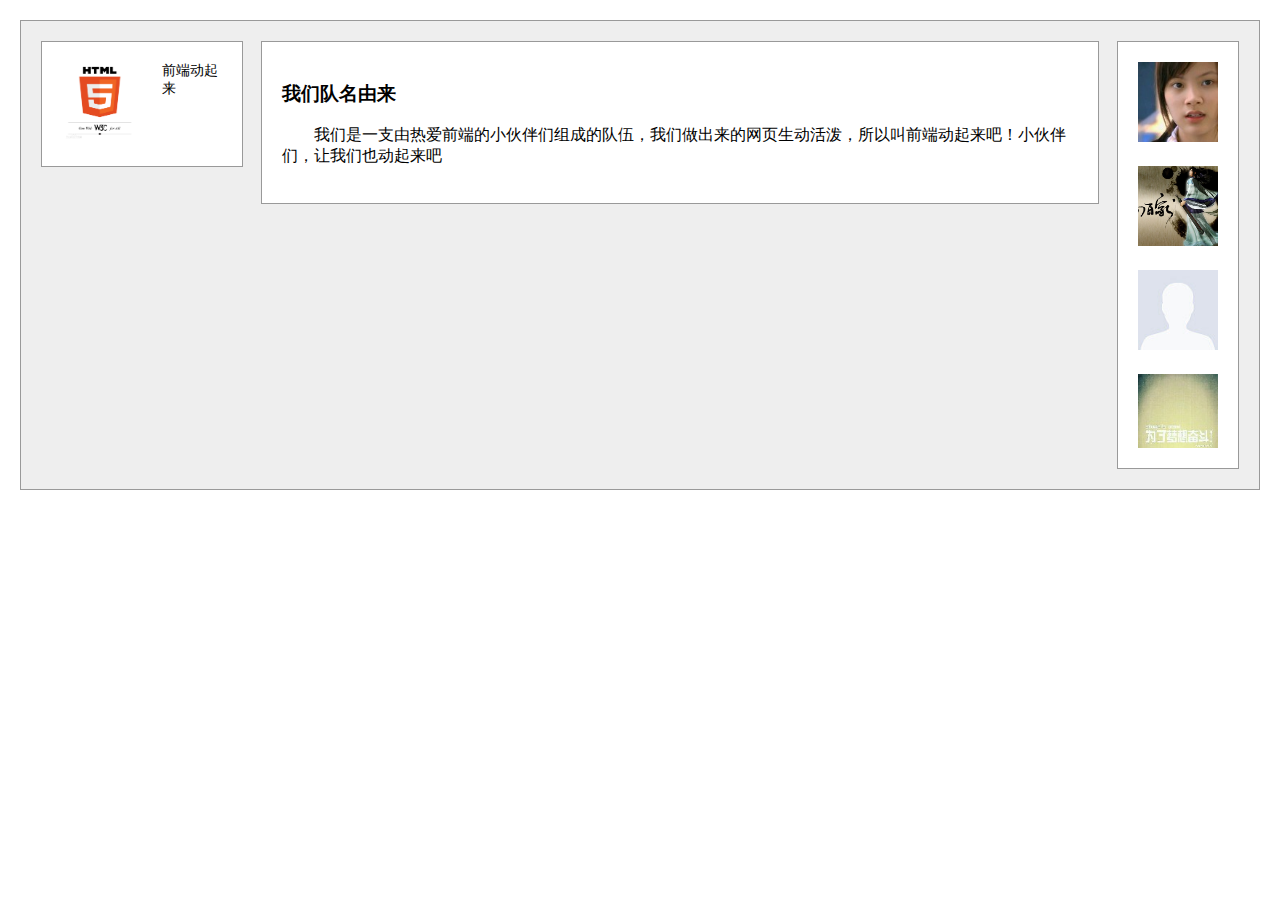
<file: mission-1.3/index.html>
<!DOCTYPE html>
<html lang="en">
<head>
    <meta charset="UTF-8" />
    <title>三栏式布局</title>
    <link rel="stylesheet" href="../style/mission-1.3.css" />
</head>
<body>
    <div id="main">
        <div id='left'>
            <img src="../images/html.jpg" alt="" />
            <span>前端动起来</span>
        </div>
        <div id='mid'>
            <article>
                <h3>我们队名由来</h3>
                <p>
                    我们是一支由热爱前端的小伙伴们组成的队伍，我们做出来的网页生动活泼，所以叫前端动起来吧！小伙伴们，让我们也动起来吧
                </p>
            </article>
        </div>
        <div id='right'>
            <ul>
                <li><img src="../images/2.jpg" alt="" /></li>
                <li><img src="../images/1.jpg" alt="" /></li>
                <li><img src="../images/3.jpg" alt="" /></li>
                <li><img src="../images/4.jpg" alt="" /></li>
            </ul>
        </div>
    </div>
</body>
</html>
</file>
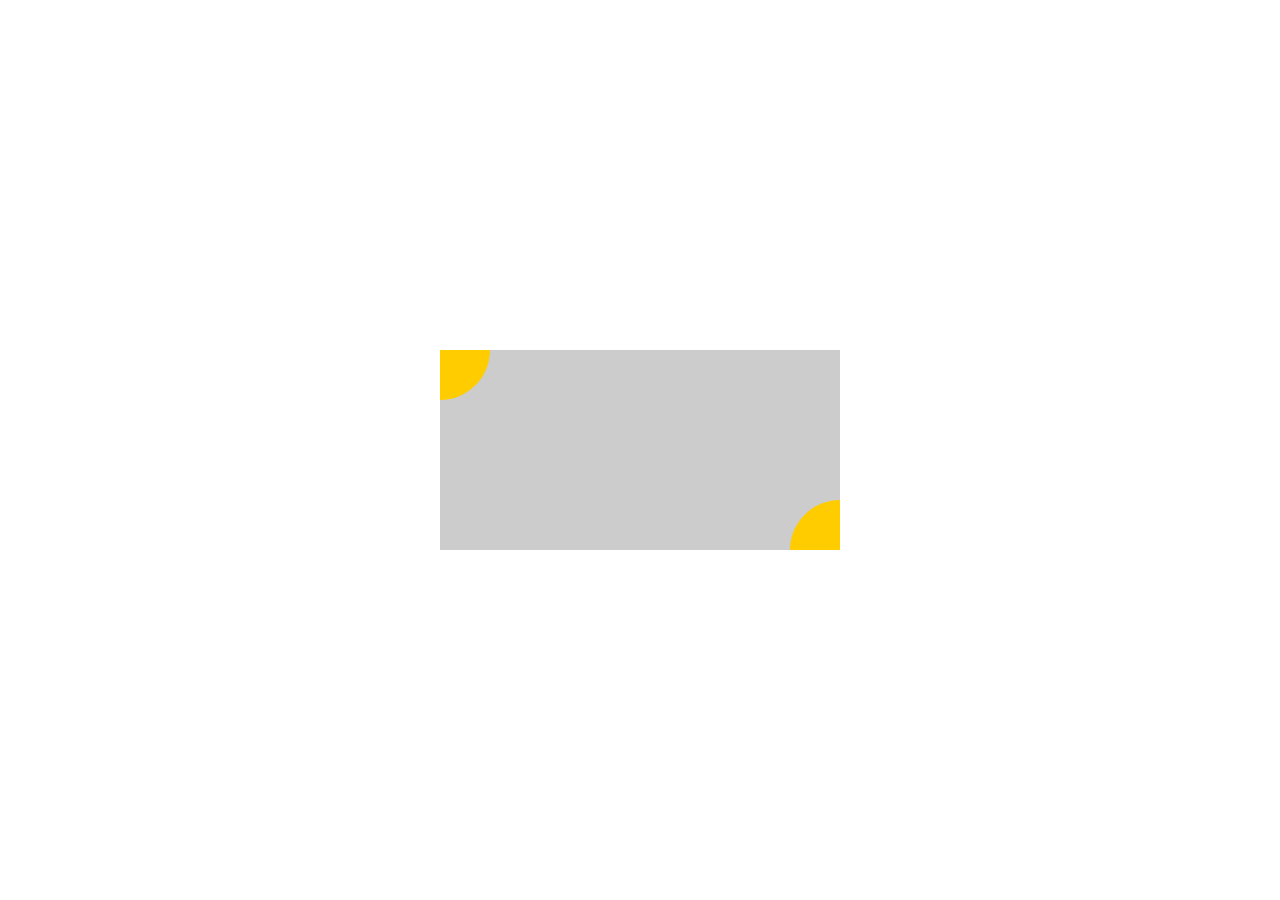
<file: mission-1.4/index.html>
<!DOCTYPE html>
<html lang="en">
<head>
    <meta charset="UTF-8" />
    <title>定位和居中问题</title>
    <link rel="stylesheet" href="../style/mission-1.4.css" />
</head>
<body>
    <div id="main">
        <div id="f"></div>
        <div id="s"></div>
    </div>
</body>
</html>
</file>
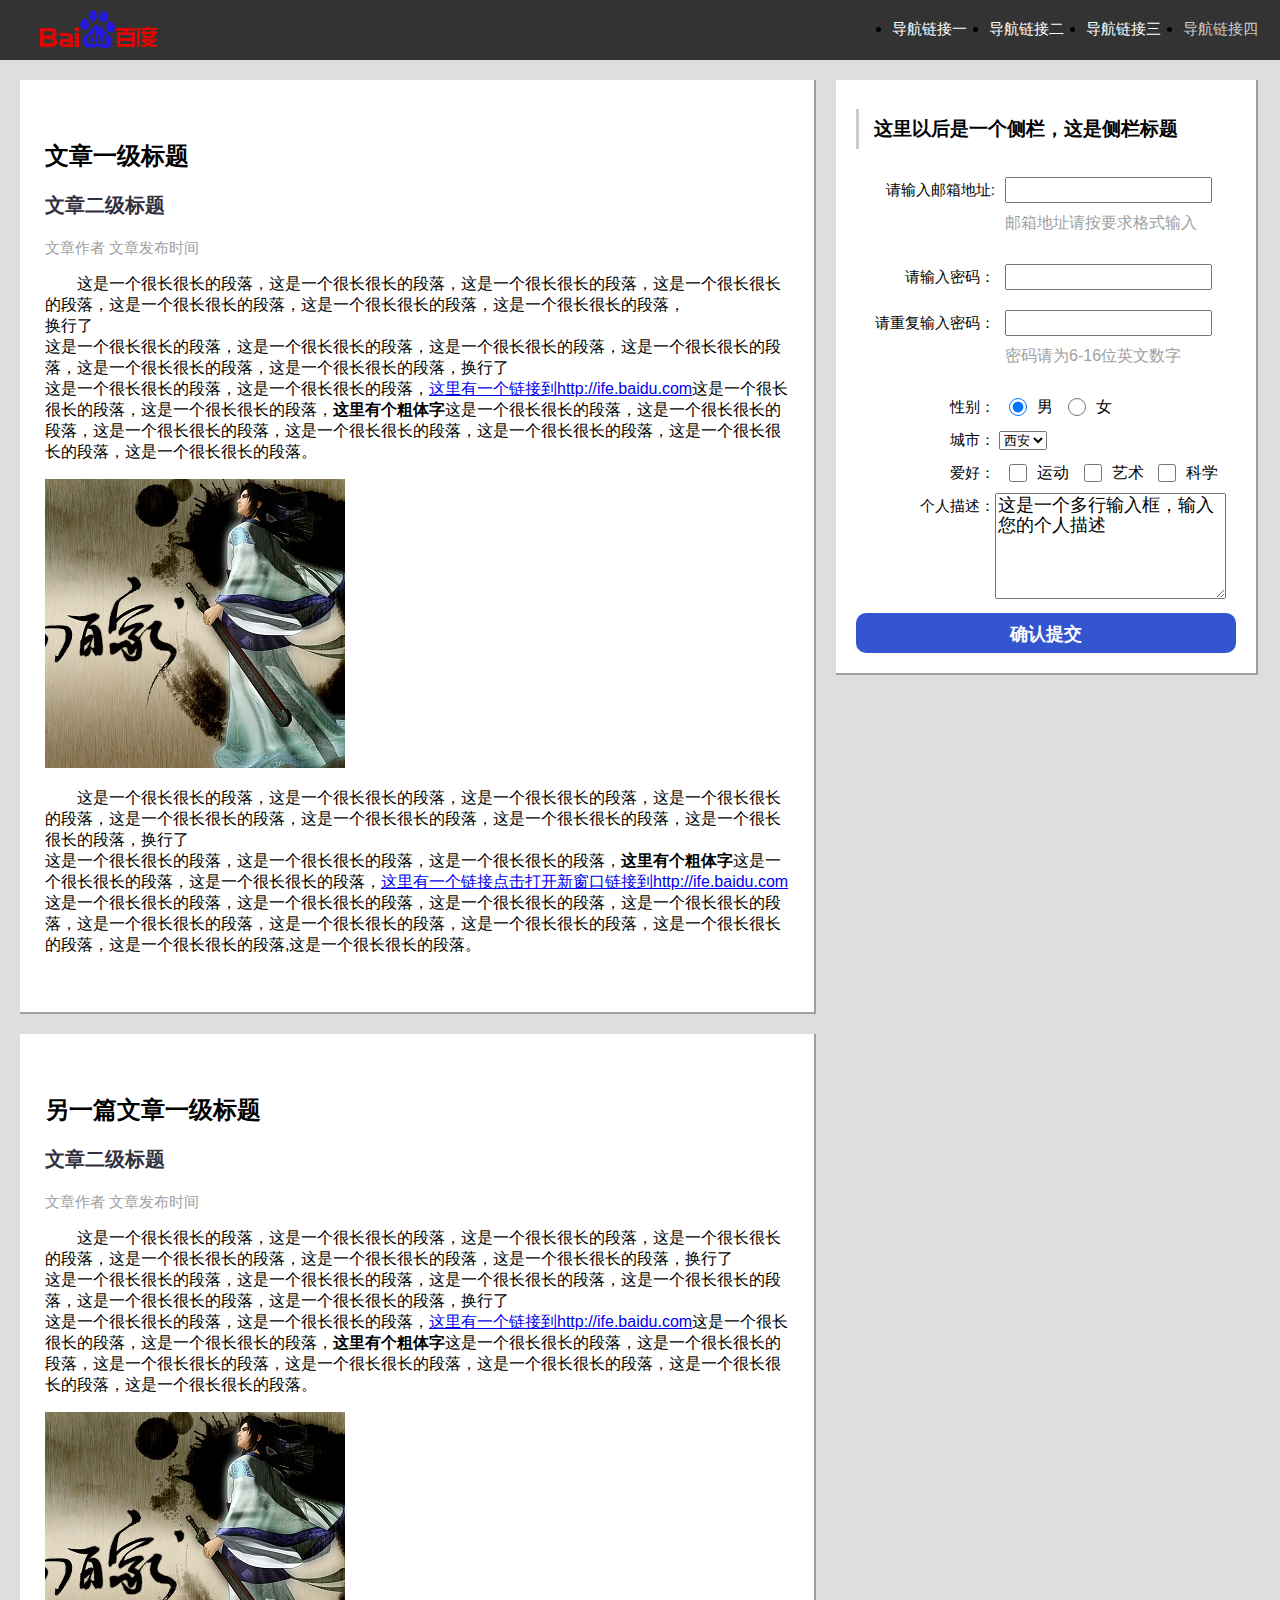
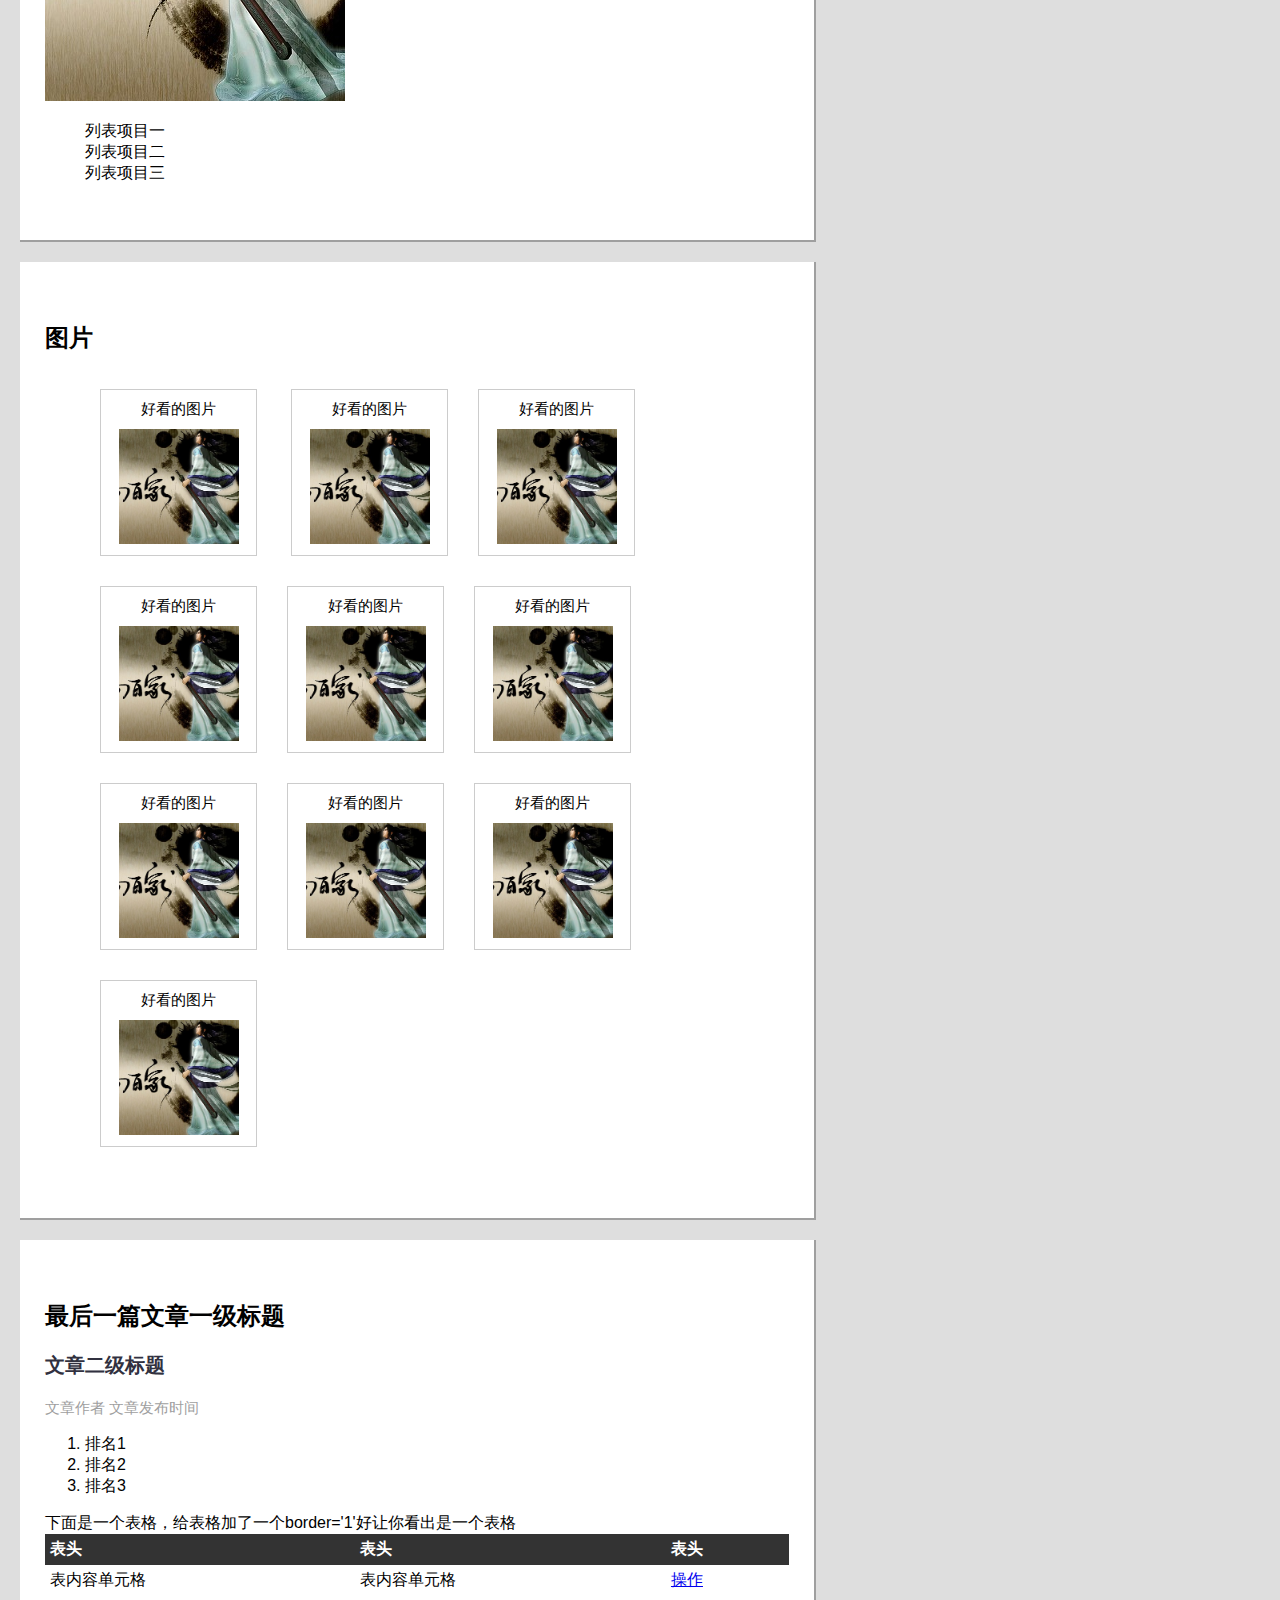
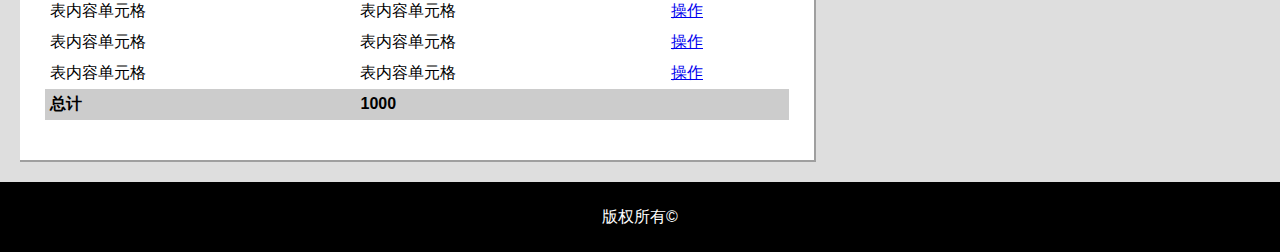
<file: mission-1.5/index.html>
<!DOCTYPE html>
<html lang="en">
<head>
    <meta charset="UTF-8" />
    <title>Document</title>
    <link rel="stylesheet" href="../style/mission-1.5.css" />
</head>
<body>
    <header>
        <img src="../images/logo.jpg" alt="百度" />
        <nav>
            <ul>
                <li><a href="#">导航链接一</a></li>
                <li><a href="#">导航链接二</a></li>
                <li><a href="#">导航链接三</a></li>
                <li class='active'><a href="#">导航链接四</a></li>
            </ul>
        </nav>
    </header>
    <div id="main">
        <div id='right'>
            <h3>这里以后是一个侧栏，这是侧栏标题</h3>
            <form action="http://ife.baidu.com">
                <div>
                    <span class='att'>请输入邮箱地址:</span><input type="email" name="user_email" /><br />
                    <span class="tips">邮箱地址请按要求格式输入</span><br />
                    <span class='att'>请输入密码：</span><input type="password" name="password"/><br />
                    <span class='att'>请重复输入密码：</span><input type="password" name="password"/><br />
                    <span class="tips">密码请为6-16位英文数字</span><br />
                    <span class='att'>性别：</span>
                    <input type="radio" name="sex" id="man" value="man" class="blue" checked="" /><label for='man'>男</label>
                    <input type="radio" class="blue" name="sex" id="woman" value="woman" style="" /><label for="woman">女</label><br />
                    <span class='att'>城市：</span>
                    <select name="city">
                        <option value="xi'an" class="blue" selected="selected">西安</option>
                        <option value="beijing" class="blue">北京</option>
                        <option value="shanghai" class="blue">上海</option>
                        <option value="guangdong" class="blue">广东</option>
                    </select><br />
                    <span class='att'>爱好：</span>
                    <input type="checkbox" class="blue" name="hobby" id="sport" /><label for='sport'>运动</label>
                    <input type="checkbox" class="blue" name="hobby" id="art" /><label for="art">艺术</label>
                    <input type="checkbox" class="blue" name="hobby" id="science" /><label for="science">科学</label><br />
                    <span class='att spec'>个人描述：</span><textarea name="description" rows="5" value="这是一个多行输入框，输入您的个人描述">这是一个多行输入框，输入您的个人描述</textarea>
                    </div>  
                <input type="submit" value="确认提交" id="submit"/>
            </form>
        </div>
        <div id='left'>
            <article>
                <h2>文章一级标题</h2>
                <h3>文章二级标题</h3>
                <span>文章作者 文章发布时间</span><br />
                <p>这是一个很长很长的段落，这是一个很长很长的段落，这是一个很长很长的段落，这是一个很长很长的段落，这是一个很长很长的段落，这是一个很长很长的段落，这是一个很长很长的段落，<br />换行了<br />这是一个很长很长的段落，这是一个很长很长的段落，这是一个很长很长的段落，这是一个很长很长的段落，这是一个很长很长的段落，这是一个很长很长的段落，换行了<br />这是一个很长很长的段落，这是一个很长很长的段落，<a href="http://ife.baidu.com">这里有一个链接到http://ife.baidu.com</a>这是一个很长很长的段落，这是一个很长很长的段落，<b>这里有个粗体字</b>这是一个很长很长的段落，这是一个很长很长的段落，这是一个很长很长的段落，这是一个很长很长的段落，这是一个很长很长的段落，这是一个很长很长的段落，这是一个很长很长的段落。</p>
                <img src="../images/1.jpg" alt="" />
                <p>这是一个很长很长的段落，这是一个很长很长的段落，这是一个很长很长的段落，这是一个很长很长的段落，这是一个很长很长的段落，这是一个很长很长的段落，这是一个很长很长的段落，这是一个很长很长的段落，换行了<br />这是一个很长很长的段落，这是一个很长很长的段落，这是一个很长很长的段落，<b>这里有个粗体字</b>这是一个很长很长的段落，这是一个很长很长的段落，<a href="http://ife.baidu.com" target="_blank">这里有一个链接点击打开新窗口链接到http://ife.baidu.com</a>这是一个很长很长的段落，这是一个很长很长的段落，这是一个很长很长的段落，这是一个很长很长的段落，这是一个很长很长的段落，这是一个很长很长的段落，这是一个很长很长的段落，这是一个很长很长的段落，这是一个很长很长的段落,这是一个很长很长的段落。</p>
            </article>
            <article>
                <h2>另一篇文章一级标题</h2>
                <h3>文章二级标题</h3>
                <span>文章作者 文章发布时间</span><br />
                <p>这是一个很长很长的段落，这是一个很长很长的段落，这是一个很长很长的段落，这是一个很长很长的段落，这是一个很长很长的段落，这是一个很长很长的段落，这是一个很长很长的段落，换行了<br />这是一个很长很长的段落，这是一个很长很长的段落，这是一个很长很长的段落，这是一个很长很长的段落，这是一个很长很长的段落，这是一个很长很长的段落，换行了<br />这是一个很长很长的段落，这是一个很长很长的段落，<a href="http://ife.baidu.com">这里有一个链接到http://ife.baidu.com</a>这是一个很长很长的段落，这是一个很长很长的段落，<b>这里有个粗体字</b>这是一个很长很长的段落，这是一个很长很长的段落，这是一个很长很长的段落，这是一个很长很长的段落，这是一个很长很长的段落，这是一个很长很长的段落，这是一个很长很长的段落。</p>
                <img src="../images/1.jpg" alt="" />
            <ul>
                <li>列表项目一</li>
                <li>列表项目二</li>
                <li>列表项目三</li>
            </ul>
            </article>
            <article>
                <dl>
                    <dt><h2>图片</h2></dt>
                        <dd>
                            <div>
                                <span>好看的图片</span><br /><img src="../images/1.jpg" alt="" />
                            </div>
                            <div>
                                <span>好看的图片</span><br /><img src="../images/1.jpg" alt="" />
                            </div><div>
                                <span>好看的图片</span><br /><img src="../images/1.jpg" alt="" />
                            </div><div>
                                <span>好看的图片</span><br /><img src="../images/1.jpg" alt="" />
                            </div><div>
                                <span>好看的图片</span><br /><img src="../images/1.jpg" alt="" />
                            </div><div>
                                <span>好看的图片</span><br /><img src="../images/1.jpg" alt="" />
                            </div><div>
                                <span>好看的图片</span><br /><img src="../images/1.jpg" alt="" />
                            </div><div>
                                <span>好看的图片</span><br /><img src="../images/1.jpg" alt="" />
                            </div><div>
                                <span>好看的图片</span><br /><img src="../images/1.jpg" alt="" />
                            </div><div>
                                <span>好看的图片</span><br /><img src="../images/1.jpg" alt="" />
                            </div>
                        </dd>
                </dl>
            </article>
            <article>
                <h2>最后一篇文章一级标题</h2>
                <h3>文章二级标题</h3>
                <span>文章作者 文章发布时间</span>
                <ol>
                    <li>排名1</li>
                    <li>排名2</li>
                    <li>排名3</li>
                </ol>
                <caption>下面是一个表格，给表格加了一个border='1'好让你看出是一个表格</caption>
                <table cellpadding="5">
                    <thead>
                        <td>表头</td>
                        <td>表头</td>
                        <td>表头</td>
                    </thead>
                    <tbody>
                        <tr>
                            <td>表内容单元格</td>
                            <td>表内容单元格</td>
                            <td><a href="#">操作</a></td>
                        </tr>
                        <tr>
                            <td>表内容单元格</td>
                            <td>表内容单元格</td>
                            <td><a href="#">操作</a></td>
                        </tr>
                        <tr>
                            <td>表内容单元格</td>
                            <td>表内容单元格</td>
                            <td><a href="#">操作</a></td>
                        </tr>
                        <tr>
                            <td>表内容单元格</td>
                            <td>表内容单元格</td>
                            <td><a href="#">操作</a></td>
                        </tr>
                    </tbody>
                    <tfoot>
                        <td>总计</td>
                        <td colspan='2'>1000</td>
                    </tfoot>
                </table>
            </article>
        </div>
    </div>
    <footer><span>版权所有©</span></footer>
</body>
</html>
</file>
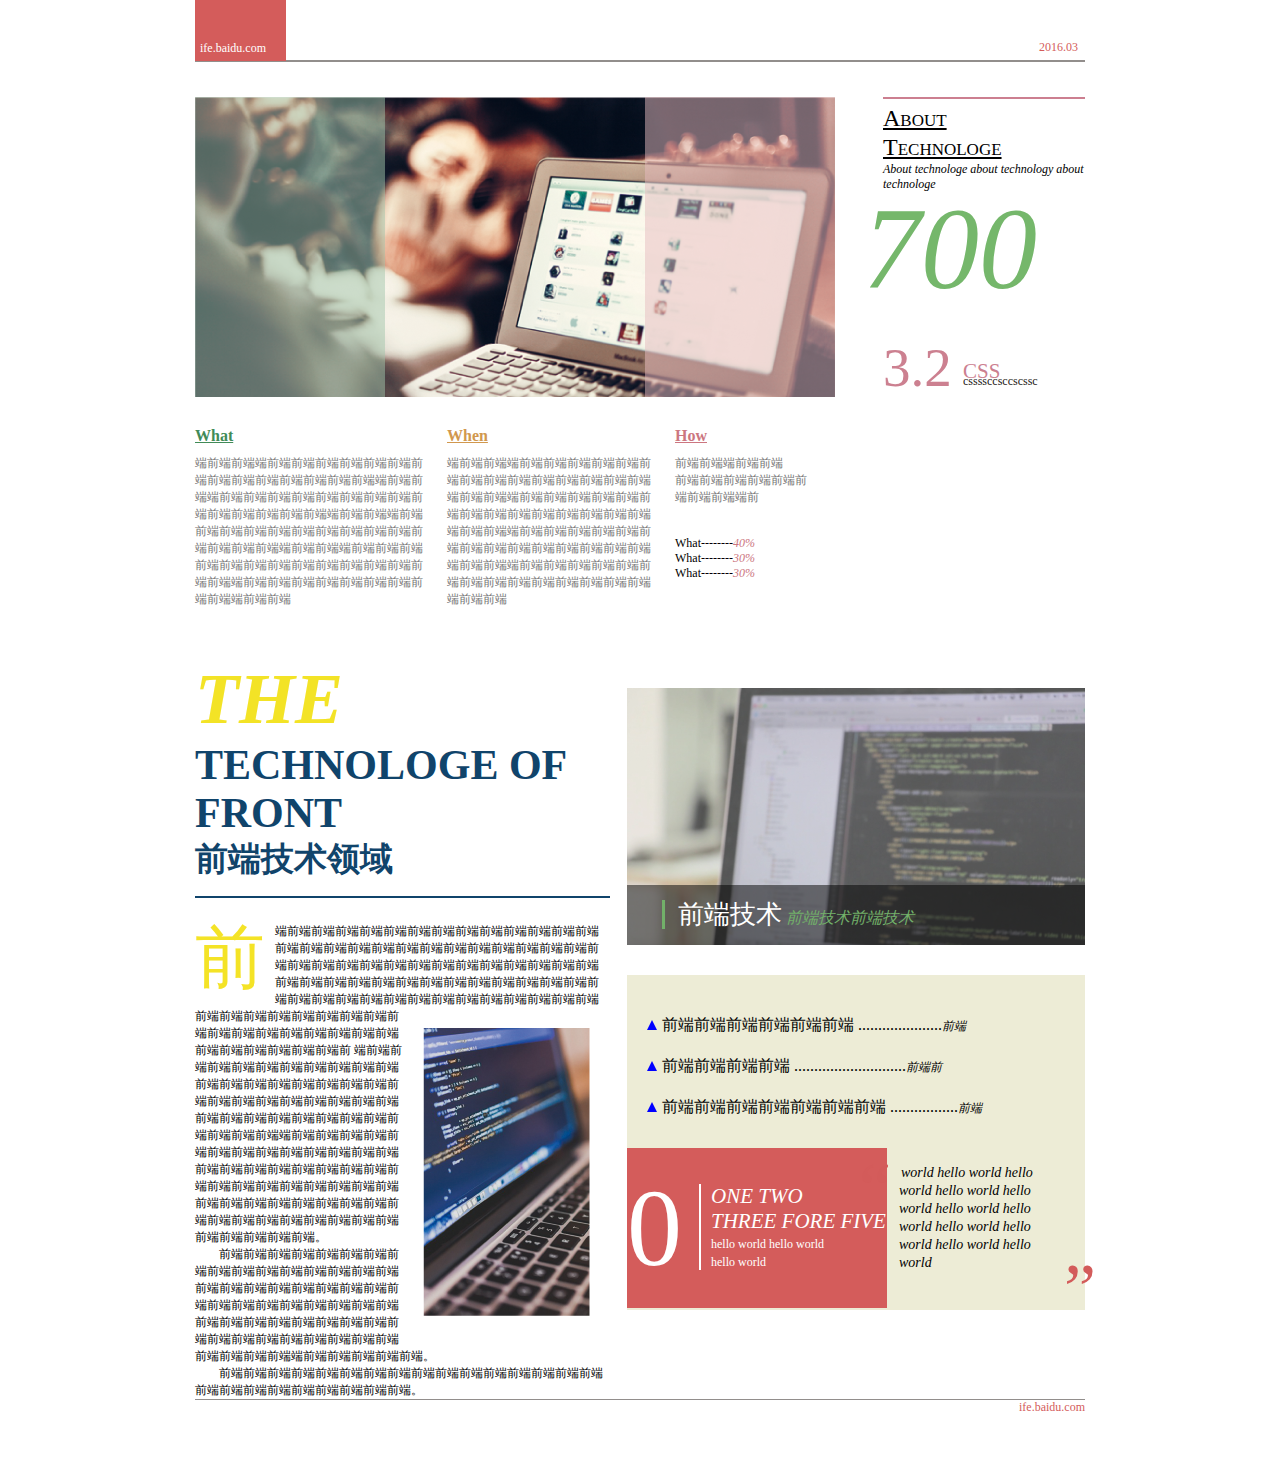
<file: mission-1.6/index.html>
<!DOCTYPE html>
<html lang="en">
<head>
    <meta charset="UTF-8" />
    <title>Document</title>
    <link rel="stylesheet" href="../style/mission-1.6.css" />
</head>
<body>
    <div id="header">
        <span id="h_left"><a href="http://ife.baidu.com">ife.baidu.com</a></span>
        <span id="h_right">2016.03</span>
    </div>
    <div id="box_f">
        <div id="bf_img">
            <div id="img_left"></div>
            <div id="img_right"></div>
        </div>
        <div id=bf_text>
            <h2>About</h2>
            <h2>Technologe</h2>
            <p>About technologe about technology about technologe</p>
            <span id="big_num">700</span>
            <div>
                <span id="abig_num">3.2</span>
                <span id="css1">CSS</span>
                <span id="css2">cssssccsccscssc</span>
            </div>
        </div>
    </div>
    <div id="box_s">
        <div  id="what">
            <h2>what</h2>
            <p>端前端前端端前端前端前端前端前端前端前端前端前端前端前端前端前端前端端前端前端端前端前端前端前端前端前端前端前端前端前端前端前端前端前端端前端前端端前端前端前端前端前端前端前端前端前端前端前端前端前端前端端前端前端端前端前端前端前端前端前端前端前端前端前端前端前端前端前端端前端前端前端前端前端前端前端前端前端端前端前端</p>
        </div>
        <div  id="when">
            <h2>when</h2>
            <p>端前端前端端前端前端前端前端前端前端前端前端前端前端前端前端前端前端端前端前端端前端前端前端前端前端前端前端前端前端前端前端前端前端前端端前端前端端前端前端前端前端前端前端前端前端前端前端前端前端前端前端端前端前端端前端前端前端前端前端前端前端前端前端前端前端前端前端前端端前端前端</p>
        </div>
        <div  id="how">
            <h2>how</h2>
            <p>前端前端端前端前端<br />前端前端前端前端前端前<br />端前端前端端前</p>
            <ul>
                <li>What--------<span>40%</span></li>
                <li>What--------<span>30%</span></li>
                <li>What--------<span>30%</span></li>
            </ul>
        </div>
    </div>
    <div id="box_t">
        <div id="bt_left">
            <h1><span>THE </span>TECHNOLOGE OF FRONT</h1>
            <h2>前端技术领域</h2>
            <p id="pf">
                <span>前</span>端前端前端前端前端前端前端前端前端前端前端前端前端前端前端前端前端前端前端前端前端前端前端前端前端前端前端前端前端前端前端前端前端前端前端前端前端前端前端前端前端前端前端前端前端前端前端前端前端前端前端前端前端前端前端前端前端前端前端前端前端前端前端前端前<img src="../images/1.6.2.png" alt="" />端前端前端前端前端前端前端前端前端前端前端前端前端前端前端前端前端前端前端前端前端前端前端前端前端前端前端前
                端前端前端前端前端前端前端前端前端前端前端前端前端前端前端前端前端前端前端前端前端前端前端前端前端前端前端前端前端前端前端前端前端前端前端前端前端前端前端前端端前端前端前端前端前端前端前端前端前端前端前端前端前端前端前端前端前端前端前端前端前端前端前端前端前端前端前端前端前端前端前端前端前端前端前端前端前端前端前端前端前端前端前端前端前端前端前端前端前端前端前端前端。
            </p>
            <p class="in2">
                前端前端前端前端前端前端前端前端前端前端前端前端前端前端前端前端前端前端前端前端前端前端前端前端前端前端前端前端前端前端前端前端前端前端前端前端前端前端前端前端前端前端前端前端前端前端前端前端前端前端前端前端前端前端端前端前端前端前端前端。
            </p>
            <p class="in2">
                前端前端前端前端前端前端前端前端前端前端前端前端前端前端前端前端前端前端前端前端前端前端前端前端前端。
            </p>
        </div>
        <div id="bt_right">
            <div id="bt_img">
                <div>
                    <span id="bt_img_1">前端技术</span>
                    <span id="bt_img_2">前端技术前端技术</span>
                </div>
            </div>
            <div id="bt_info">
                <ul>
                    <li><em></em>前端前端前端前端前端前端 .....................<span>前端</span></li>
                    <li><em></em>前端前端前端前端 ............................<span>前端前</span></li>
                    <li><em></em>前端前端前端前端前端前端前端 .................<span>前端</span></li>
                </ul>
                <div id="bt_num">
                    <span id="big_z">0</span>
                    <div>
                        <span class="bt_n">ONE TWO<br />
                        THREE FORE FIVE</span><br />
                        <span id="bt_h">hello world hello world <br />hello world</span>
                    </div>
                </div>
                <div id="bt_in">
                    <span id="btn1">“</span><em>world hello world hello world hello world hello world hello world hello world hello world hello world hello world hello world</em><span id="btn2">”</span>
                </div>
            </div>
        </div>
    </div>
    <div id="footer">
        <span>ife.baidu.com<span>
    </div>
</body>
</html>
</file>
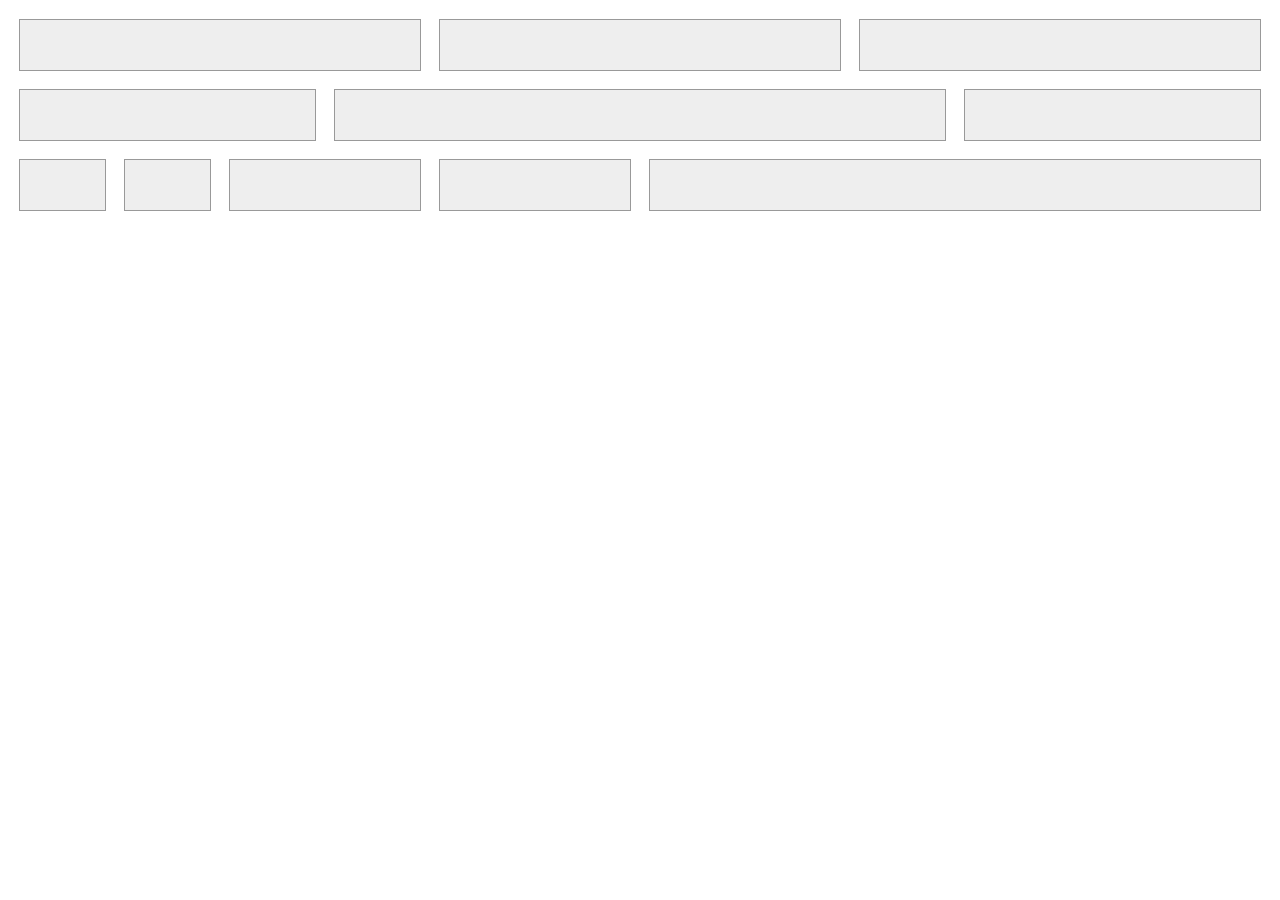
<file: mission-1.8/index.html>
<!DOCTYPE html>
<html lang="en">
<head>
    <meta charset="UTF-8" />
    <title>Document</title>
    <link rel="stylesheet" href="../style/mission-1.8.css" />
</head>
<body>
    <div class="grid-container">
        <div class="row">
            <div class="col-md-4 col-sm-6"></div>
            <div class="col-md-4 col-sm-6"></div>
            <div class="col-md-4 col-sm-12"></div>
        </div>
        <div class="row">
            <div class="col-md-3 col-sm-3"></div>
            <div class="col-md-6 col-sm-6"></div>
            <div class="col-md-3 col-sm-3"></div>
        </div>
        <div class="row">
            <div class="col-md-1 col-sm-2"></div>
            <div class="col-md-1 col-sm-2"></div>
            <div class="col-md-2 col-sm-8"></div>
            <div class="col-md-2 col-sm-3"></div>
            <div class="col-md-6 col-sm-3"></div>
        </div>
    </div>
</body>
</html>
</file>
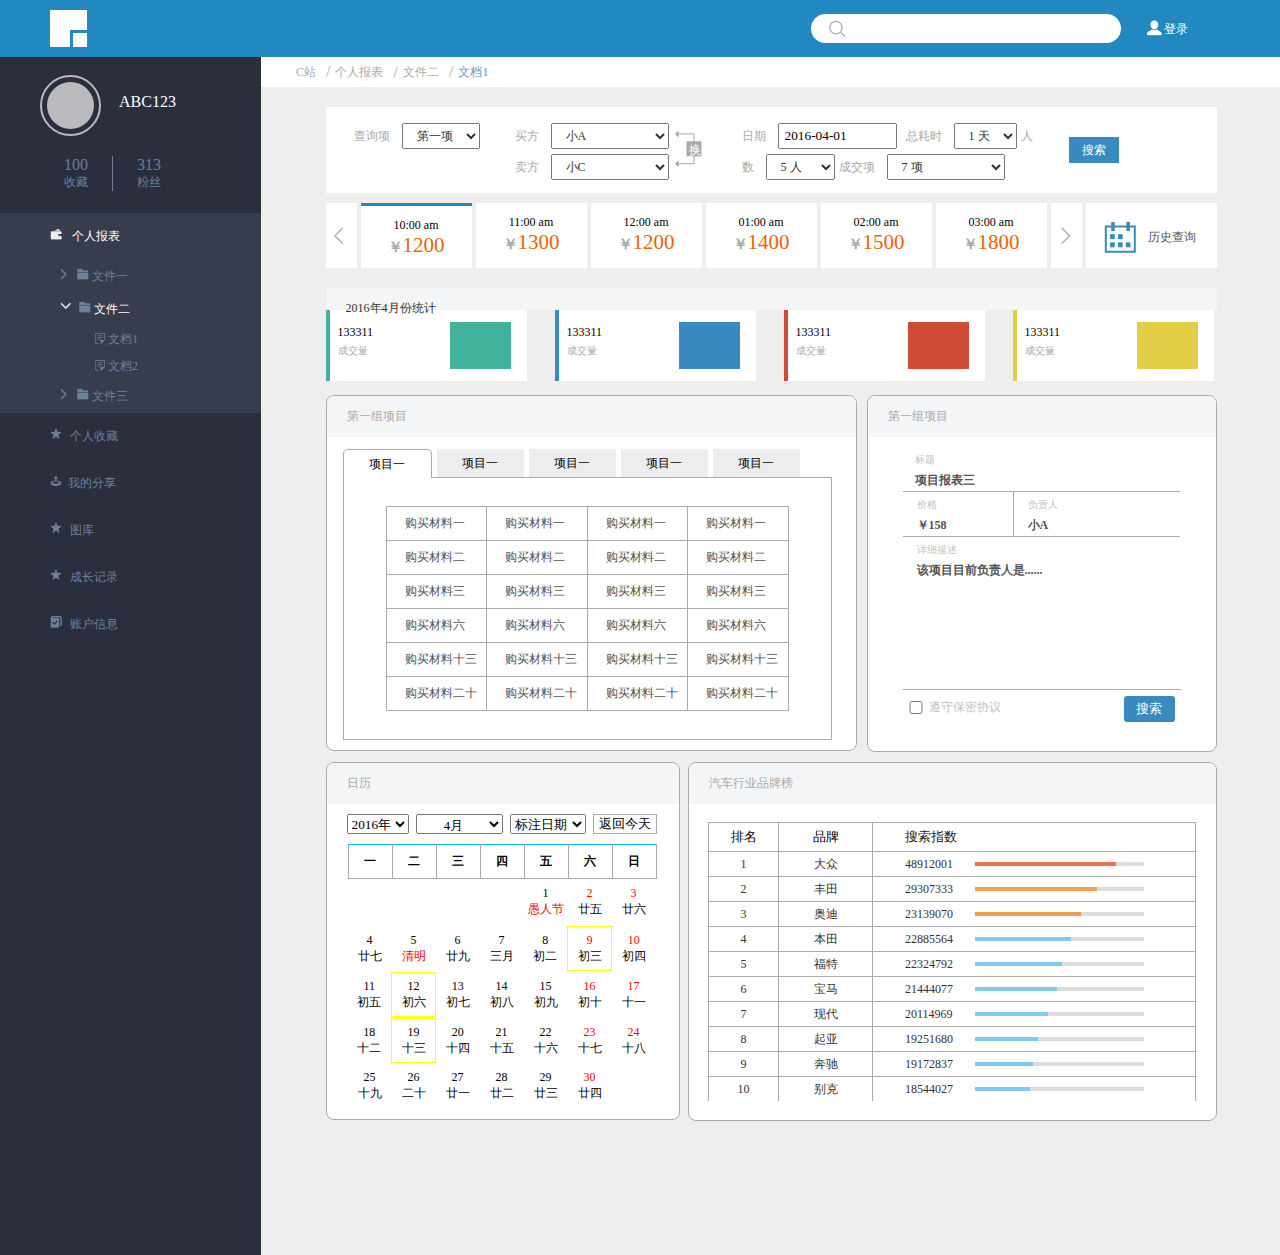
<file: mission-1.9/index.html>
<!DOCTYPE html>
<html lang="en">
<head>
    <meta charset="UTF-8" />
    <meta name="viewport" content="width=device-width, initial-scale=1, maximum-scale=1, user-scalable=no" />
    <title>Mission-1.9</title>
    <link rel="stylesheet" href="../style/mission-1.9.css" />
</head>
<body>
    <header>
        <div class="logo">
            <div></div>
        </div>
        <div class="serach">
            <input type="text" name="search"/>
            <span></span>
            <a href="javascript:;"><em></em>登录</a>
        </div>
    </header>
    <div class="box">
        <div class="menu">
            <div class="user_info">
                <div class="user_photo">
                    <div></div>
                </div>
                <span>ABC123</span>
            </div>
            <div class="fork">
                <div>
                    <a href="javascript:;"><span class="num">100</span><span>收藏</span></a>
                </div>
                <div>
                    <a href="javascript:;"><span class="num">313</span><span>粉丝</span></a>
                </div>
            </div>
            <ul class="list">
                <li class="list_inside1 acitve" id="person_form">
                    <a href="javascript:;"><span></span>个人报表</a>
                    <ul class="show">
                        <li class="list_inside2">
                            <a href="javascript:;"><span></span><span></span>文件一</a>
                            <ul class="hide">
                                <li><a href="javascript:;"><span></span>文档1</a></li>
                                <li><a href="javascript:;"><span></span>文档2</a></li>
                            </ul>
                        </li>
                        <li class="list_inside2 active">
                            <a href="javascript:;"><span></span><span></span>文件二</a>
                            <ul>
                                <li class="acitve"><a href="javascript:;"><span></span>文档1</a></li>
                                <li><a href="javascript:;"><span></span>文档2</a></li>
                            </ul>
                        </li>
                        <li class="list_inside2">
                            <a href="javascript:;"><span></span><span></span>文件三</a>
                            <ul class="hide">
                                <li><a href="javascript:;"><span></span>文档1</a></li>
                                <li><a href="javascript:;"><span></span>文档2</a></li>
                            </ul>
                        </li>
                    </ul>
                </li>
                <li class="list_inside1" id="person_collection">
                    <a href="javascript:;"><span></span>个人收藏</a>
                    <ul class="hide">
                        <li class="list_inside2">
                            <a href="javascript:;"><span></span><span></span>文件一</a>
                            <ul class="hide">
                                <li><a href="javascript:;"><span></span>文档1</a></li>
                                <li><a href="javascript:;"><span></span>文档2</a></li>
                            </ul>
                        </li>
                        <li class="list_inside2 active">
                            <a href="javascript:;"><span></span><span></span>文件二</a>
                            <ul>
                                <li class="acitve"><a href="javascript:;"><span></span>文档1</a></li>
                                <li><a href="javascript:;"><span></span>文档2</a></li>
                            </ul>
                        </li>
                        <li class="list_inside2">
                            <a href="javascript:;"><span></span><span></span>文件三</a>
                            <ul class="hide">
                                <li><a href="javascript:;"><span></span>文档1</a></li>
                                <li><a href="javascript:;"><span></span>文档2</a></li>
                            </ul>
                        </li>
                    </ul>
                </li>
                <li class="list_inside1" id="my_shore">
                    <a href="javascript:;"><span></span>我的分享</a>
                    <ul class="hide">
                        <li class="list_inside2">
                            <a href="javascript:;"><span></span><span></span>文件一</a>
                            <ul class="hide">
                                <li><a href="javascript:;"><span></span>文档1</a></li>
                                <li><a href="javascript:;"><span></span>文档2</a></li>
                            </ul>
                        </li>
                        <li class="list_inside2 active">
                            <a href="javascript:;"><span></span><span></span>文件二</a>
                            <ul>
                                <li class="acitve"><a href="javascript:;"><span></span>文档1</a></li>
                                <li><a href="javascript:;"><span></span>文档2</a></li>
                            </ul>
                        </li>
                        <li class="list_inside2">
                            <a href="javascript:;"><span></span><span></span>文件三</a>
                            <ul class="hide">
                                <li><a href="javascript:;"><span></span>文档1</a></li>
                                <li><a href="javascript:;"><span></span>文档2</a></li>
                            </ul>
                        </li>
                    </ul>
                </li>
                <li class="list_inside1" id="pictures">
                    <a href="javascript:;"><span></span>图库</a>
                    <ul class="hide">
                        <li class="list_inside2">
                            <a href="javascript:;"><span></span><span></span>文件一</a>
                            <ul class="hide">
                                <li><a href="javascript:;"><span></span>文档1</a></li>
                                <li><a href="javascript:;"><span></span>文档2</a></li>
                            </ul>
                        </li>
                        <li class="list_inside2 active">
                            <a href="javascript:;"><span></span><span></span>文件二</a>
                            <ul>
                                <li class="acitve"><a href="javascript:;"><span></span>文档1</a></li>
                                <li><a href="javascript:;"><span></span>文档2</a></li>
                            </ul>
                        </li>
                        <li class="list_inside2">
                            <a href="javascript:;"><span></span><span></span>文件三</a>
                            <ul class="hide">
                                <li><a href="javascript:;"><span></span>文档1</a></li>
                                <li><a href="javascript:;"><span></span>文档2</a></li>
                            </ul>
                        </li>
                    </ul>
                </li>
                <li class="list_inside1" id="growth">
                    <a href="javascript:;"><span></span>成长记录</a>
                    <ul class="hide">
                        <li class="list_inside2">
                            <a href="javascript:;"><span></span><span></span>文件一</a>
                            <ul class="hide">
                                <li><a href="javascript:;"><span></span>文档1</a></li>
                                <li><a href="javascript:;"><span></span>文档2</a></li>
                            </ul>
                        </li>
                        <li class="list_inside2 active">
                            <a href="javascript:;"><span></span><span></span>文件二</a>
                            <ul>
                                <li class="acitve"><a href="javascript:;"><span></span>文档1</a></li>
                                <li><a href="javascript:;"><span></span>文档2</a></li>
                            </ul>
                        </li>
                        <li class="list_inside2">
                            <a href="javascript:;"><span></span><span></span>文件三</a>
                            <ul class="hide">
                                <li><a href="javascript:;"><span></span>文档1</a></li>
                                <li><a href="javascript:;"><span></span>文档2</a></li>
                            </ul>
                        </li>
                    </ul>
                </li>
                <li class="list_inside1" id="person_info">
                    <a href="javascript:;"><span></span>账户信息</a>
                    <ul class="hide">
                        <li class="list_inside2">
                            <a href="javascript:;"><span></span><span></span>文件一</a>
                            <ul class="hide">
                                <li><a href="javascript:;"><span></span>文档1</a></li>
                                <li><a href="javascript:;"><span></span>文档2</a></li>
                            </ul>
                        </li>
                        <li class="list_inside2 active">
                            <a href="javascript:;"><span></span><span></span>文件二</a>
                            <ul>
                                <li class="acitve"><a href="javascript:;"><span></span>文档1</a></li>
                                <li><a href="javascript:;"><span></span>文档2</a></li>
                            </ul>
                        </li>
                        <li class="list_inside2">
                            <a href="javascript:;"><span></span><span></span>文件三</a>
                            <ul class="hide">
                                <li><a href="javascript:;"><span></span>文档1</a></li>
                                <li><a href="javascript:;"><span></span>文档2</a></li>
                            </ul>
                        </li>
                    </ul>
                </li>
            </ul>
        </div>
        <div class="items">
            <ul class="items_menu">
                <li><a href="javascript:;">C站</a></li>
                <li><a href="javascript:;">个人报表</a></li>
                <li><a href="javascript:;">文件二</a></li>
                <li><a href="javascript:;">文档1</a></li>
            </ul>
            <form action="http://ife.baidu.com" method="POST" class="serach_form">
                <div>
                    <label for="item_num">查询项</label>
                    <select name="item_num" id="item_num">
                        <option value="第一项">第一项</option>
                        <option value="第二项">第二项</option>
                        <option value="第三项">第三项</option>
                    </select>
                </div>
                <div>
                    <label for="buyer">买方</label>
                    <select name="buyer" id="buyer">
                        <option value="小A">小A</option>
                        <option value="小B">小B</option>
                    </select>
                    <span></span>
                    <a href="javascript:;">换</a><br />
                    <label for="seller">卖方</label>                
                    <select name="seller" id="seller">
                        <option value="小C">小C</option>
                        <option value="小D">小D</option>
                    </select>
                </div>
                <div>
                    <label for="date">日期</label>
                    <input type="text" name="date" id="date" value="2016-04-01" />
                    <label for="taking_time">总耗时</label>
                    <select name="taking_time" id="taking_time">
                        <option value="1天">1 天</option>
                        <option value="2天">2 天</option>
                        <option value="3天">3 天</option>
                        <option value="8天">8 天</option>
                    </select>
                    <label for="person_num">人数</label>
                    <select name="person_num" id="person_num">
                        <option value="5人">5 人</option>
                        <option value="6人">6 人</option>
                        <option value="7人">7 人</option>
                        <option value="10人">10 人</option>
                    </select>
                    <label for="transaction_item">成交项</label>
                    <select name="transaction" id="transaction_item">
                        <option value="7项">7 项</option>
                        <option value="8项">8 项</option>
                        <option value="9项">9 项</option>
                        <option value="10项">10 项</option>
                    </select>
                </div>
                <input type="submit" value="搜索" />
            </form>
            <ul class="history">
                <div class="history_left"><span></span></div>
                <li class="active">
                    <span>10:00 am</span><br />
                    <b>￥</b><span>1200</span>
                </li>
                <li>
                    <span>11:00 am</span><br />
                    <b>￥</b><span>1300</span>
                </li>
                <li>
                    <span>12:00 am</span><br />
                    <b>￥</b><span>1200</span>
                </li>
                <li>
                    <span>01:00 am</span><br />
                    <b>￥</b><span>1400</span>
                </li>
                <li>
                    <span>02:00 am</span><br />
                    <b>￥</b><span>1500</span>
                </li>
                <li>
                    <span>03:00 am</span><br />
                    <b>￥</b><span>1800</span>
                </li>
                <div class="history_right"><span></span></div>
                <div><em></em><span>历史查询</span></div>
            </ul>
            <ul class="mouth_total">
                <h4>2016年4月份统计</h4>
                <li>
                    <span>133311</span><br />
                    <span>成交量</span>
                    <em></em>
                </li>
                <li>
                    <span>133311</span><br />
                    <span>成交量</span>
                    <em></em>
                </li>
                <li>
                    <span>133311</span><br />
                    <span>成交量</span>
                    <em></em>
                </li>
                <li>
                    <span>133311</span><br />
                    <span>成交量</span>
                    <em></em>
                </li>
            </ul>
            <div class="item_detail">
                <div class="item_list">
                    <h4>第一组项目</h4>
                    <ul class="item_tab">
                        <li class="active">项目一</li>
                        <li>项目一</li>
                        <li>项目一</li>
                        <li>项目一</li>
                        <li>项目一</li>
                    </ul>
                    <ul class="item_table">
                        <li>
                            <table>
                                <tr>
                                    <td>购买材料一</td>
                                    <td>购买材料一</td>
                                    <td>购买材料一</td>
                                    <td>购买材料一</td>
                                </tr>
                                <tr>
                                    <td>购买材料二</td>
                                    <td>购买材料二</td>
                                    <td>购买材料二</td>
                                    <td>购买材料二</td>
                                </tr>
                                <tr>
                                    <td>购买材料三</td>
                                    <td>购买材料三</td>
                                    <td>购买材料三</td>
                                    <td>购买材料三</td>
                                </tr>
                                <tr>
                                    <td>购买材料六</td>
                                    <td>购买材料六</td>
                                    <td>购买材料六</td>
                                    <td>购买材料六</td>
                                </tr>
                                <tr>
                                    <td>购买材料十三</td>
                                    <td>购买材料十三</td>
                                    <td>购买材料十三</td>
                                    <td>购买材料十三</td>
                                </tr>
                                <tr>
                                    <td>购买材料二十</td>
                                    <td>购买材料二十</td>
                                    <td>购买材料二十</td>
                                    <td>购买材料二十</td>
                                </tr>
                            </table>
                        </li>
                        <li class="hide">
                            <table>
                                <tr>
                                    <td>购买材料一</td>
                                    <td>购买材料一</td>
                                    <td>购买材料一</td>
                                    <td>购买材料一</td>
                                </tr>
                                <tr>
                                    <td>购买材料二</td>
                                    <td>购买材料二</td>
                                    <td>购买材料二</td>
                                    <td>购买材料二</td>
                                </tr>
                                <tr>
                                    <td>购买材料三</td>
                                    <td>购买材料三</td>
                                    <td>购买材料三</td>
                                    <td>购买材料三</td>
                                </tr>
                                <tr>
                                    <td>购买材料六</td>
                                    <td>购买材料六</td>
                                    <td>购买材料六</td>
                                    <td>购买材料六</td>
                                </tr>
                                <tr>
                                    <td>购买材料十三</td>
                                    <td>购买材料十三</td>
                                    <td>购买材料十三</td>
                                    <td>购买材料十三</td>
                                </tr>
                                <tr>
                                    <td>购买材料二十</td>
                                    <td>购买材料二十</td>
                                    <td>购买材料二十</td>
                                    <td>购买材料二十</td>
                                </tr>
                            </table>
                        </li>
                        <li class="hide">
                            <table>
                                <tr>
                                    <td>购买材料一</td>
                                    <td>购买材料一</td>
                                    <td>购买材料一</td>
                                    <td>购买材料一</td>
                                </tr>
                                <tr>
                                    <td>购买材料二</td>
                                    <td>购买材料二</td>
                                    <td>购买材料二</td>
                                    <td>购买材料二</td>
                                </tr>
                                <tr>
                                    <td>购买材料三</td>
                                    <td>购买材料三</td>
                                    <td>购买材料三</td>
                                    <td>购买材料三</td>
                                </tr>
                                <tr>
                                    <td>购买材料六</td>
                                    <td>购买材料六</td>
                                    <td>购买材料六</td>
                                    <td>购买材料六</td>
                                </tr>
                                <tr>
                                    <td>购买材料十三</td>
                                    <td>购买材料十三</td>
                                    <td>购买材料十三</td>
                                    <td>购买材料十三</td>
                                </tr>
                                <tr>
                                    <td>购买材料二十</td>
                                    <td>购买材料二十</td>
                                    <td>购买材料二十</td>
                                    <td>购买材料二十</td>
                                </tr>
                            </table>
                        </li>
                        <li class="hide">
                            <table>
                                <tr>
                                    <td>购买材料一</td>
                                    <td>购买材料一</td>
                                    <td>购买材料一</td>
                                    <td>购买材料一</td>
                                </tr>
                                <tr>
                                    <td>购买材料二</td>
                                    <td>购买材料二</td>
                                    <td>购买材料二</td>
                                    <td>购买材料二</td>
                                </tr>
                                <tr>
                                    <td>购买材料三</td>
                                    <td>购买材料三</td>
                                    <td>购买材料三</td>
                                    <td>购买材料三</td>
                                </tr>
                                <tr>
                                    <td>购买材料六</td>
                                    <td>购买材料六</td>
                                    <td>购买材料六</td>
                                    <td>购买材料六</td>
                                </tr>
                                <tr>
                                    <td>购买材料十三</td>
                                    <td>购买材料十三</td>
                                    <td>购买材料十三</td>
                                    <td>购买材料十三</td>
                                </tr>
                                <tr>
                                    <td>购买材料二十</td>
                                    <td>购买材料二十</td>
                                    <td>购买材料二十</td>
                                    <td>购买材料二十</td>
                                </tr>
                            </table>
                        </li>
                        <li class="hide">
                            <table>
                                <tr>
                                    <td>购买材料一</td>
                                    <td>购买材料一</td>
                                    <td>购买材料一</td>
                                    <td>购买材料一</td>
                                </tr>
                                <tr>
                                    <td>购买材料二</td>
                                    <td>购买材料二</td>
                                    <td>购买材料二</td>
                                    <td>购买材料二</td>
                                </tr>
                                <tr>
                                    <td>购买材料三</td>
                                    <td>购买材料三</td>
                                    <td>购买材料三</td>
                                    <td>购买材料三</td>
                                </tr>
                                <tr>
                                    <td>购买材料六</td>
                                    <td>购买材料六</td>
                                    <td>购买材料六</td>
                                    <td>购买材料六</td>
                                </tr>
                                <tr>
                                    <td>购买材料十三</td>
                                    <td>购买材料十三</td>
                                    <td>购买材料十三</td>
                                    <td>购买材料十三</td>
                                </tr>
                                <tr>
                                    <td>购买材料二十</td>
                                    <td>购买材料二十</td>
                                    <td>购买材料二十</td>
                                    <td>购买材料二十</td>
                                </tr>
                            </table>
                        </li>
                    </ul>
                </div>
                <div class="item_info">
                    <h4>第一组项目</h4>
                    <div>
                        <div class="item_title">
                            <h5>标题</h5>
                            <span>项目报表三</span>
                        </div>
                        <div>
                            <div class="item_price">
                                <h5>价格</h5>
                                <span>￥158</span>
                            </div>
                            <div class="item_people">
                                <h5>负责人</h5>
                                <span>小A</span>
                            </div>
                        </div>
                        <div class="item_describtion">
                            <h5>详细描述</h5>
                            <span>该项目目前负责人是......</span>
                        </div>
                        <form action="http://ife.baidu.com">
                            <input type="checkbox" name="agreement" id="agreement" />
                            <label for="agreement">遵守保密协议</label>
                            <input type="submit" value="搜索" />
                        </form>
                    </div>
                </div>
            </div>
            <div class="calender_rank">
                <div class="calender">
                    <h4>日历</h4>
                    <form action="http://ife.baidu.com">
                        <select name="year" id="year">
                            <option value="2016年">2016年</option>
                        </select>
                        <select name="mouth" id="mouth">
                            <option value="4月">4月</option>
                        </select>
                        <select name="mark" id="mark">
                            <option value="标注日期">标注日期</option>
                        </select>
                        <input type="submit" value="返回今天" id="return" />
                    </form>
                    <table>
                        <thead>
                            <tr>
                                <th>一</th>
                                <th>二</th>
                                <th>三</th>
                                <th>四</th>
                                <th>五</th>
                                <th>六</th>
                                <th>日</th>
                            </tr>
                        </thead>
                        <tbody>
                            <tr>
                                <td><br /><span></span></td>
                                <td><br /><span></span></td>
                                <td><br /><span></span></td>
                                <td><br /><span></span></td>
                                <td>1<br /><span class="red">愚人节</span></td>
                                <td class="red">2<br /><span>廿五</span></td>
                                <td class="red">3<br /><span>廿六</span></td>
                            </tr>
                            <tr>
                                <td>4<br /><span>廿七</span></td>
                                <td>5<br /><span class="red">清明</span></td>
                                <td>6<br /><span>廿九</span></td>
                                <td>7<br /><span>三月</span></td>
                                <td>8<br /><span>初二</span></td>
                                <td class="red select">9<br /><span>初三</span></td>
                                <td class="red">10<br /><span>初四</span></td>
                            </tr>
                            <tr>
                                <td>11<br /><span>初五</span></td>
                                <td class="select">12<br /><span>初六</span></td>
                                <td>13<br /><span>初七</span></td>
                                <td>14<br /><span>初八</span></td>
                                <td>15<br /><span>初九</span></td>
                                <td class="red">16<br /><span>初十</span></td>
                                <td class="red">17<br /><span>十一</span></td>
                            </tr>
                            <tr>
                                <td>18<br /><span>十二</span></td>
                                <td class="select">19<br /><span>十三</span></td>
                                <td>20<br /><span>十四</span></td>
                                <td>21<br /><span>十五</span></td>
                                <td>22<br /><span>十六</span></td>
                                <td class="red">23<br /><span>十七</span></td>
                                <td class="red">24<br /><span>十八</span></td>
                            </tr>
                            <tr>
                                <td>25<br /><span>十九</span></td>
                                <td>26<br /><span>二十</span></td>
                                <td>27<br /><span>廿一</span></td>
                                <td>28<br /><span>廿二</span></td>
                                <td>29<br /><span>廿三</span></td>
                                <td class="red">30<br /><span>廿四</span></td>
                                <td><br /><span></span></td>
                            </tr>
                        </tbody>
                    </table>
                </div>
                <div class="rank">
                    <h4>汽车行业品牌榜</h4>
                    <table>
                        <thead>
                            <tr>
                                <th>排名</th>
                                <th>品牌</th>
                                <th>搜索指数</th>
                            </tr>
                        </thead>
                        <tbody>
                            <tr>
                                <td>1</td>
                                <td>大众</td>
                                <td>48912001<span><em></em></span></td>
                            </tr>
                            <tr>
                                <td>2</td>
                                <td>丰田</td>
                                <td>29307333<span><em></em></span></td>
                            </tr>
                            <tr>
                                <td>3</td>
                                <td>奥迪</td>
                                <td>23139070<span><em></em></span></td>
                            </tr>
                            <tr>
                                <td>4</td>
                                <td>本田</td>
                                <td>22885564<span><em></em></span></td>
                            </tr>
                            <tr>
                                <td>5</td>
                                <td>福特</td>
                                <td>22324792<span><em></em></span></td>
                            </tr>
                            <tr>
                                <td>6</td>
                                <td>宝马</td>
                                <td>21444077<span><em></em></span></td>
                            </tr>
                            <tr>
                                <td>7</td>
                                <td>现代</td>
                                <td>20114969<span><em></em></span></td>
                            </tr>
                            <tr>
                                <td>8</td>
                                <td>起亚</td>
                                <td>19251680<span><em></em></span></td>
                            </tr>
                            <tr>
                                <td>9</td>
                                <td>奔驰</td>
                                <td>19172837<span><em></em></span></td>
                            </tr>
                            <tr>
                                <td>10</td>
                                <td>别克</td>
                                <td>18544027<span><em></em></span></td>
                            </tr>
                        </tbody>
                    </table>
                </div>
            </div>
        </div>
    </div>
</body>
</html>
</file>
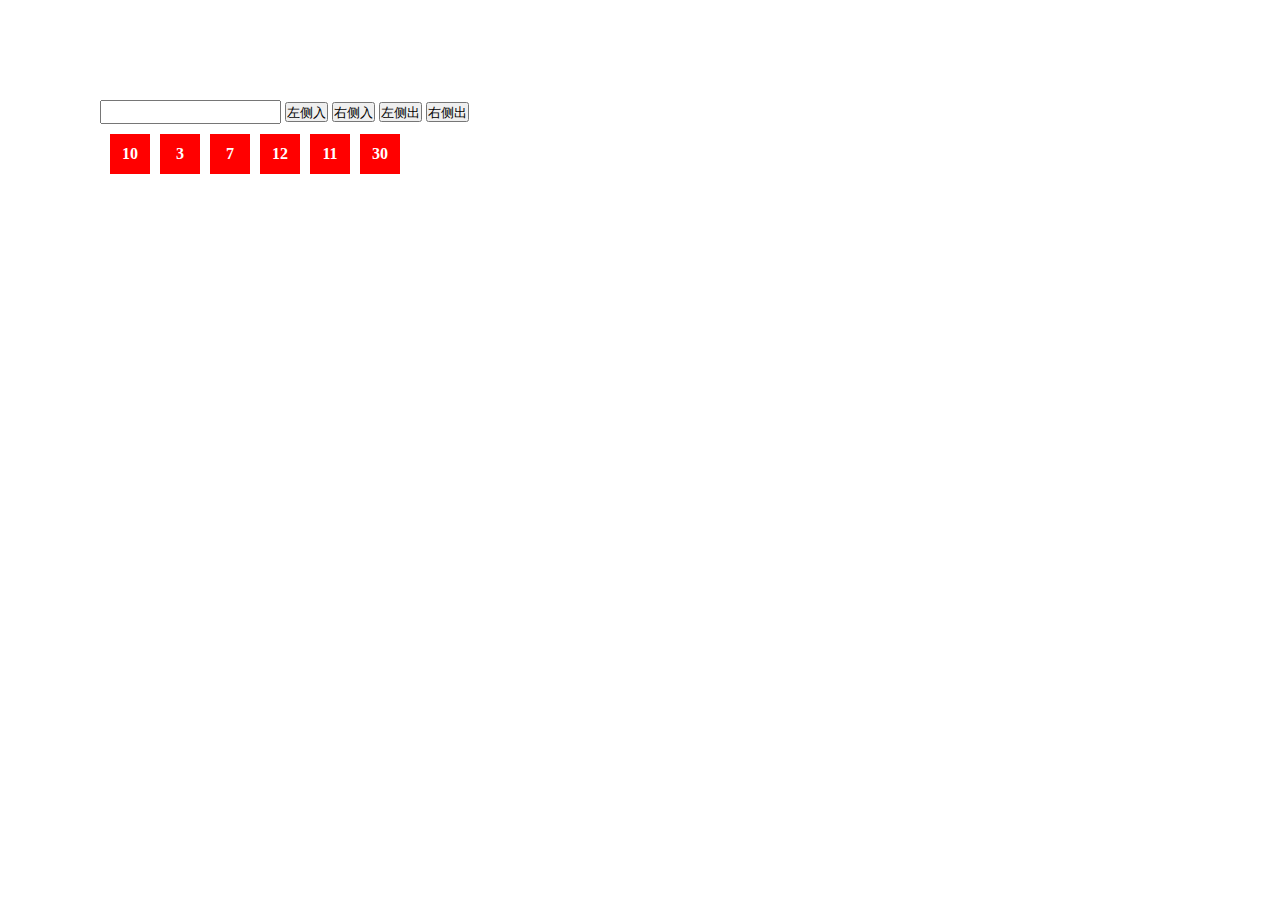
<file: mission-2.18/index.html>
<!DOCTYPE html>
<html lang="en">
<head>
    <meta charset="UTF-8" />
    <title>Document</title>
    <style>
    *{margin: 0; padding: 0;}
    body{padding: 100px 100px;}
    li{float: left; width: 40px; height: 40px; background: red; color: white; list-style: none; text-align: center; line-height: 40px;font-weight: bold; margin-left: 10px; margin-top: 10px;}
    input{height: 20px;}
    #rightOut{margin-right 30px;}
    </style>
    <script>
        window.onload=function(){
            var LI=document.getElementById("leftIn");
            var RI=document.getElementById("rightIn");
            var LO=document.getElementById("leftOut");
            var RO=document.getElementById("rightOut");
            var txt=document.getElementById("num");
            var UL=document.getElementById("list");
            LI.onclick=function(){
                if(!isNaN(txt.value)){
                    var li=document.createElement("li");
                    li.innerHTML=txt.value;
                    var aLi=UL.getElementsByTagName("li");
                    if(aLi.length){
                        UL.insertBefore(li,aLi[0]);
                    }
                    else{
                        UL.appendChild(li);
                    }
                }
                else{
                    alert("Error input!");
                }
            }
            RI.onclick=function(){
                if(!isNaN(txt.value)){
                    var li=document.createElement("li");
                    li.innerHTML=txt.value;
                    UL.appendChild(li);
                }
                else{
                    alert("Error input!");
                }
            }
            LO.onclick=function(){
                var aLi=UL.getElementsByTagName("li");
                if(aLi.length){
                    UL.removeChild(aLi[0]);
                }
            }
            RO.onclick=function(){
                var aLi=UL.getElementsByTagName("li");
                if(aLi.length){
                    UL.removeChild(aLi[aLi.length-1]);
                }
            }
        }
    </script>
</head>
<body>
    <input type="text" name="num" id="num" />
    <input type="button" value="左侧入" id="leftIn"/>
    <input type="button" value="右侧入" id="rightIn"/>
    <input type="button" value="左侧出" id="leftOut"/>
    <input type="button" value="右侧出" id="rightOut"/>
    <ul id="list">
        <li>10</li>
        <li>3</li>
        <li>7</li>
        <li>12</li>
        <li>11</li>
        <li>30</li>
    </ul>
</body>
</html>
</file>
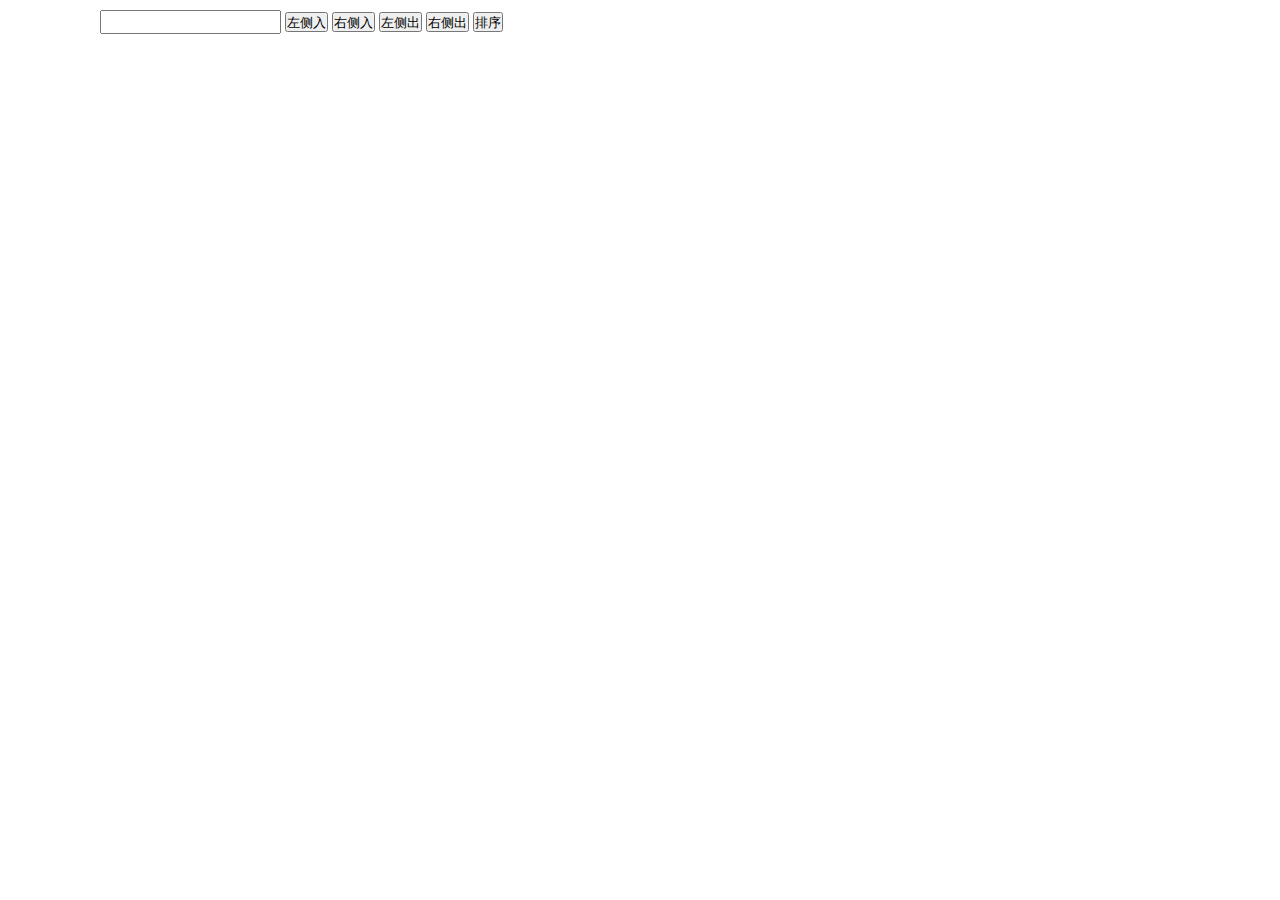
<file: mission-2.19/index.html>
<!DOCTYPE html>
<html lang="en">
<head>
    <meta charset="UTF-8" />
    <title>Document</title>
    <style>
    *{margin: 0; padding: 0;}
    body{padding: 10px 100px;}
    ul{position: relative; height: 100px; margin-top: 20px;}
    li{float: left;width: 10px; background: red;list-style: none; margin-right: 10px;}
    input{height: 20px;}
    #rightOut{margin-right 30px;}
    </style>
    <script>
        window.onload=function(){
            var LI=document.getElementById("leftIn");
            var RI=document.getElementById("rightIn");
            var LO=document.getElementById("leftOut");
            var RO=document.getElementById("rightOut");
            var txt=document.getElementById("num");
            var UL=document.getElementById("list");
            var sort=document.getElementById("sort");
            var aLi=UL.getElementsByTagName("li");
            LI.onclick=function(){
                if(aLi.length>=60){
                    alert("too much number!");
                    return;
                }
                if(!isNaN(txt.value)){
                    var li=document.createElement("li");
                    var height=parseInt(txt.value);
                    if(height>=10&height<=100)
                    {
                        li.style.height=height+"px";
                        li.style.marginTop=100-height+'px';
                        if(aLi.length){
                            UL.insertBefore(li,aLi[0]);
                        }
                        else{
                            UL.appendChild(li);
                        }
                    }
                    else{
                        alert("out of range");
                    }
                }
                else{
                    alert("Error input!");
                }
            }
            RI.onclick=function(){
                if(aLi.length>=60){
                    alert("too much number!");
                    return;
                }
                if(!isNaN(txt.value)){
                    var li=document.createElement("li");
                    var height=parseInt(txt.value);
                    if(height>=10&height<=100){
                        li.style.height=height+"px";
                        li.style.marginTop=100-height+'px';
                        UL.appendChild(li);
                    }
                    else{
                        alert("out of range");
                    }
                }
                else{
                    alert("Error input!");
                }
            }
            LO.onclick=function(){
                var aLi=UL.getElementsByTagName("li");
                if(aLi.length){
                    UL.removeChild(aLi[0]);
                }
            }
            RO.onclick=function(){
                var aLi=UL.getElementsByTagName("li");
                if(aLi.length){
                    UL.removeChild(aLi[aLi.length-1]);
                }
            }
            sort.onclick=function(){
                for(var i=0,k=0; i<aLi.length; k=++i){
                    var obj=aLi[0];
                    for(var j=1;j<aLi.length-k; j++){
                        if(parseInt(obj.style.height)>parseInt(aLi[j].style.height)){
                            obj=aLi[j];
                            aLi[j]=aLi[i];
                            aLi[i]=obj;
                        }
                    }
                    UL.appendChild(obj);
                }
            }
        }
    </script>
</head>
<body>
    <input type="text" name="num" id="num" />
    <input type="button" value="左侧入" id="leftIn"/>
    <input type="button" value="右侧入" id="rightIn"/>
    <input type="button" value="左侧出" id="leftOut"/>
    <input type="button" value="右侧出" id="rightOut"/>
    <input type="button" value="排序" id="sort"/>
    <ul id="list">
    </ul>
</body>
</html>
</file>
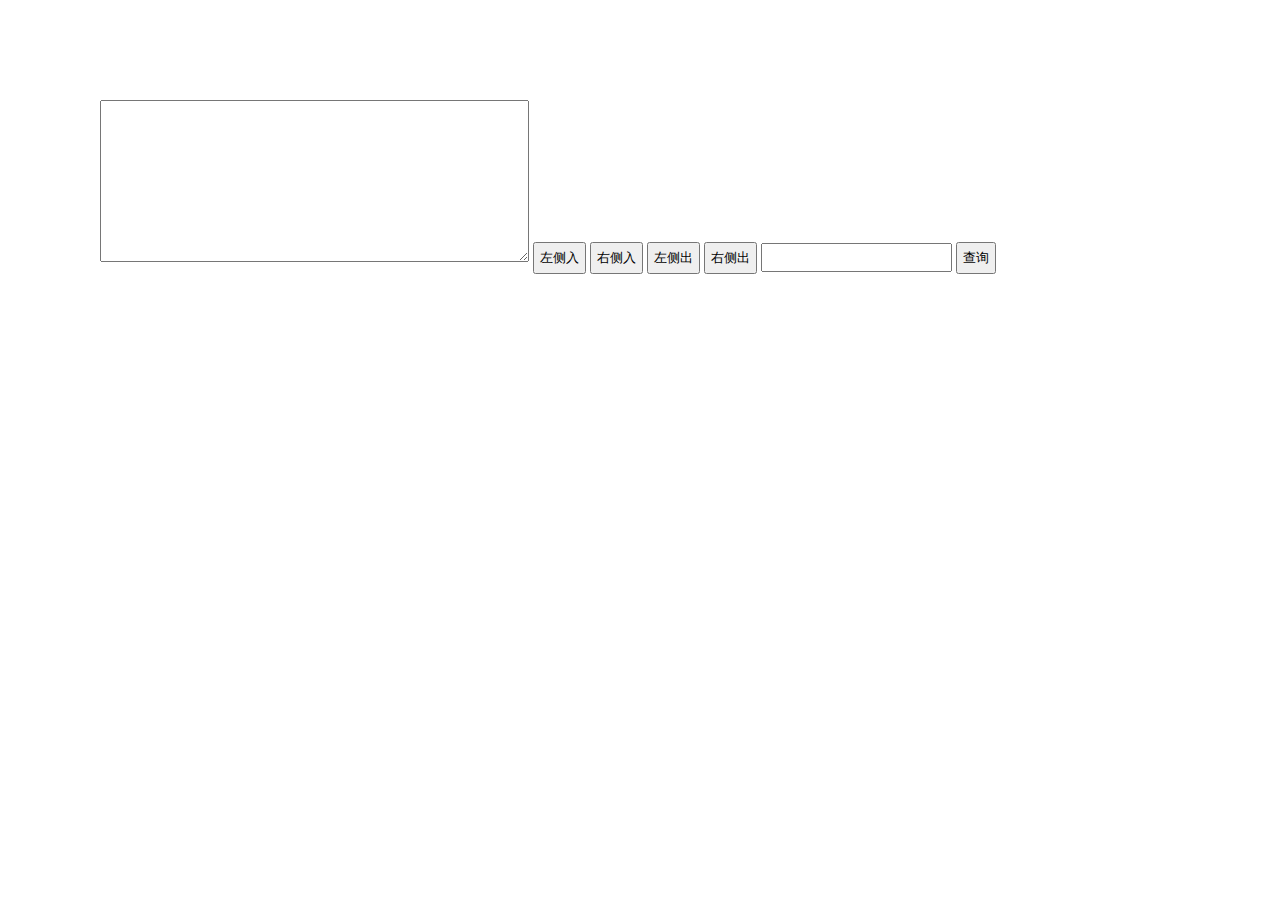
<file: mission-2.20/index.html>
<!DOCTYPE html>
<html lang="en">
<head>
    <meta charset="UTF-8" />
    <title>Document</title>
    <style>
    *{margin: 0; padding: 0;}
    body{padding: 100px 100px;}
    ul{margin-top: 20px;}
    li{float: left;height: 20px; padding: 10px; background: red; color: white; list-style: none; text-align: center; font-weight: bold; margin-right: 10px; margin-bottom: 10px;}
    input{ padding: 5px;}
    textarea{padding: 5px;}
    </style>
    <script src="../script/mission-2.20.js"></script>
</head>
<body>
    <textarea id="text" cols="50" rows="10"></textarea>
    <input type="button" value="左侧入" id="leftIn"/>
    <input type="button" value="右侧入" id="rightIn"/>
    <input type="button" value="左侧出" id="leftOut"/>
    <input type="button" value="右侧出" id="rightOut"/>
    <input type="text" id="in" />
    <input type="button" value="查询" id="search"/>
    <ul id="list">
    </ul>
</body>
</html>
</file>
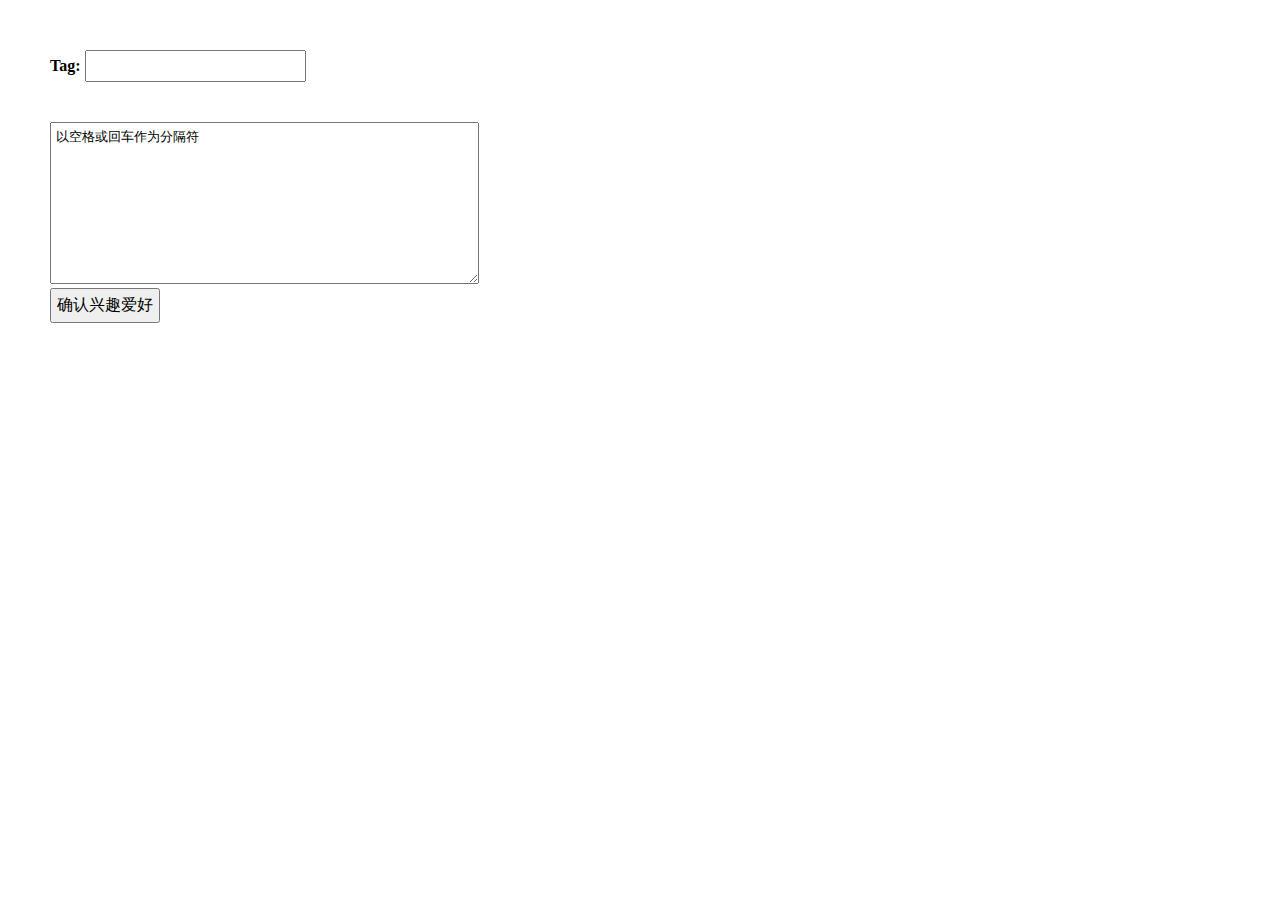
<file: mission-2.21/index.html>
<!DOCTYPE html>
<html lang="en">
<head>
    <meta charset="UTF-8" />
    <title>Document</title>
    <style>
    *{margin: 0; padding: 0;}
    body{padding: 50px 50px; font-family: "Microsoft Yahei";}
    ul{margin: 20px 0; overflow: auto;}
    li{float: left;padding: 10px; color: white; list-style: none; text-align: center; font-weight: bold; margin: 10px 10px 10px 0;}
    input{ padding: 5px; font-size: 16px;}
    textarea{padding: 5px;}
    #tag li{ background: #87C9FF;}
    #tag li:hover{ background: red; cursor: pointer;}
    #hobby li{background: #FFCA8A;}
    </style>
    <script src="../script/mission-2.21.js"></script>
</head>
<body>
    <label for="in"><b>Tag: </b></label><input type="text" id="in" /><br />
    <ul id="tag">
    </ul>
    <textarea id="text" cols="50" rows="10">以空格或回车作为分隔符</textarea><br />
    <input type="button" value="确认兴趣爱好" id="search"/>
    <ul id="hobby">
    </ul>
</body>
</html>
</file>
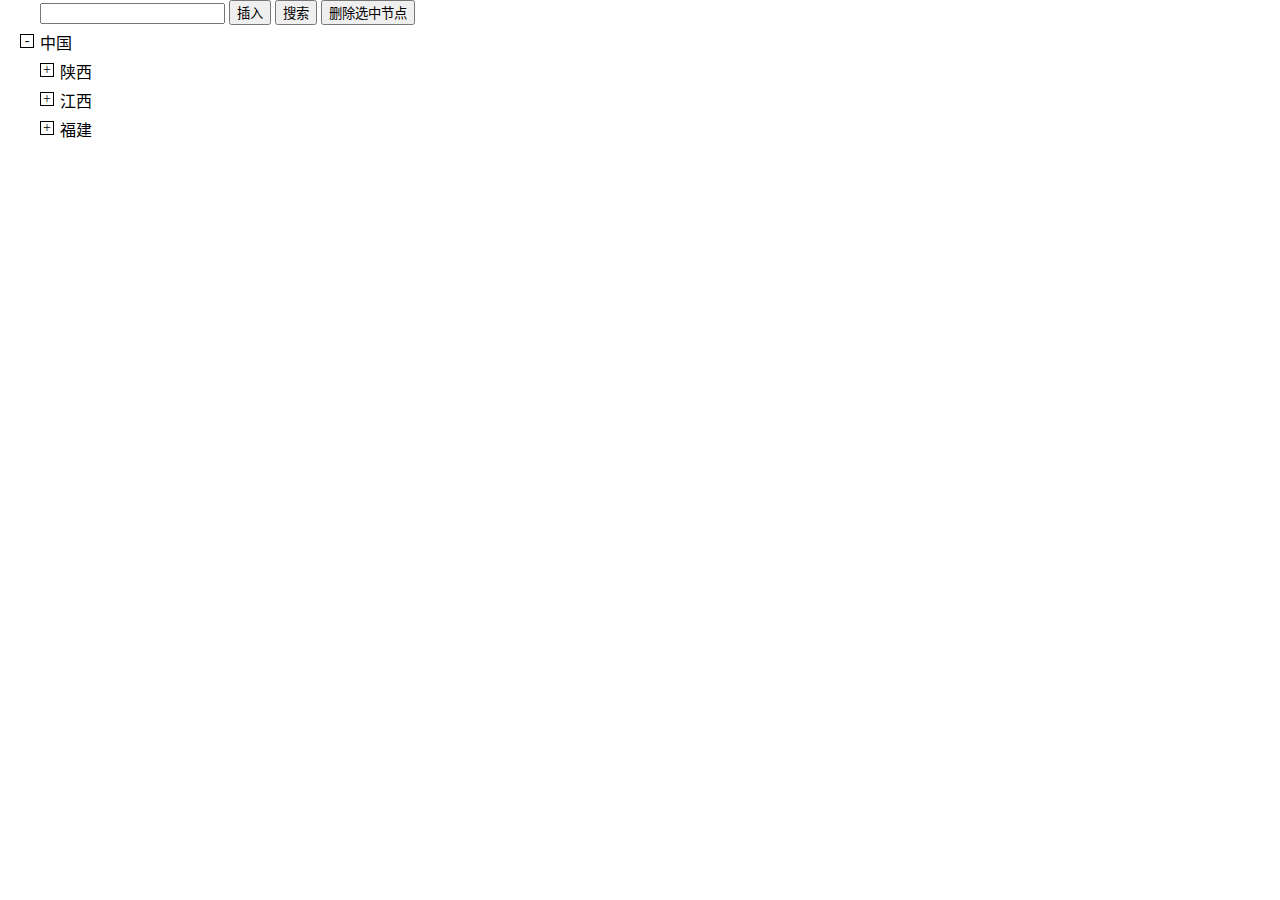
<file: mission-2.25/index.html>
<!DOCTYPE html>
<html lang="zh-cn">
    <head>
        <meta charset="utf-8"/>
        <title>JavaScript和树</title>
        <link rel="stylesheet" href="../style/mission-2.25.css" />
        <script type="text/javascript" src="../script/mission-2.25.js"></script>
    </head>
    <body>
        <div>
            <input type="text" id="node"/>
            <input type="button" value="插入" id="insert"/>
            <input type="button" value="搜索"id="search_btn" />
            <input type="button" value="删除选中节点" id="del" /><br />
        </div>
        <dl>
            <dt id="root"><span>-</span>中国</dt>
            <dd>
                <dl>
                    <dt><span>+</span>陕西</dt>
                    <dd class="hide">
                        <dl>
                            <dt><span>+</span>西安</dt>
                        </dl>
                    </dd>
                    <dd class="hide">
                        <dl>
                            <dt><span>+</span>咸阳</dt>
                        </dl>
                    </dd>
                </dl>
            </dd>
            <dd>
                <dl>
                    <dt><span>+</span>江西</dt>
                    <dd class="hide">
                        <dl>
                            <dt><span>+</span>抚州</dt>
                        </dl>
                    </dd>
                    <dd class="hide">
                        <dl>
                            <dt><span>+</span>九江</dt>
                        </dl>
                    </dd>
                </dl>
            </dd>
            <dd>
                <dl>
                    <dt><span>+</span>福建</dt>
                    <dd class="hide">
                        <dl>
                            <dt><span>+</span>福州</dt>
                        </dl>
                    </dd>
                    <dd class="hide">
                        <dl>
                            <dt><span>+</span>厦门</dt>
                        </dl>
                    </dd>
                </dl>
            </dd>
        </dl>
    </body>
</html>
</file>
<file: stylesheets/stylesheet.css>
* {
  box-sizing: border-box; }

body {
  padding: 0;
  margin: 0;
  font-family: "Open Sans", "Helvetica Neue", Helvetica, Arial, sans-serif;
  font-size: 16px;
  line-height: 1.5;
  color: #606c71; }

a {
  color: #1e6bb8;
  text-decoration: none; }
  a:hover {
    text-decoration: underline; }

.btn {
  display: inline-block;
  margin-bottom: 1rem;
  color: rgba(255, 255, 255, 0.7);
  background-color: rgba(255, 255, 255, 0.08);
  border-color: rgba(255, 255, 255, 0.2);
  border-style: solid;
  border-width: 1px;
  border-radius: 0.3rem;
  transition: color 0.2s, background-color 0.2s, border-color 0.2s; }
  .btn + .btn {
    margin-left: 1rem; }

.btn:hover {
  color: rgba(255, 255, 255, 0.8);
  text-decoration: none;
  background-color: rgba(255, 255, 255, 0.2);
  border-color: rgba(255, 255, 255, 0.3); }

@media screen and (min-width: 64em) {
  .btn {
    padding: 0.75rem 1rem; } }

@media screen and (min-width: 42em) and (max-width: 64em) {
  .btn {
    padding: 0.6rem 0.9rem;
    font-size: 0.9rem; } }

@media screen and (max-width: 42em) {
  .btn {
    display: block;
    width: 100%;
    padding: 0.75rem;
    font-size: 0.9rem; }
    .btn + .btn {
      margin-top: 1rem;
      margin-left: 0; } }

.page-header {
  color: #fff;
  text-align: center;
  background-color: #159957;
  background-image: linear-gradient(120deg, #155799, #159957); }

@media screen and (min-width: 64em) {
  .page-header {
    padding: 5rem 6rem; } }

@media screen and (min-width: 42em) and (max-width: 64em) {
  .page-header {
    padding: 3rem 4rem; } }

@media screen and (max-width: 42em) {
  .page-header {
    padding: 2rem 1rem; } }

.project-name {
  margin-top: 0;
  margin-bottom: 0.1rem; }

@media screen and (min-width: 64em) {
  .project-name {
    font-size: 3.25rem; } }

@media screen and (min-width: 42em) and (max-width: 64em) {
  .project-name {
    font-size: 2.25rem; } }

@media screen and (max-width: 42em) {
  .project-name {
    font-size: 1.75rem; } }

.project-tagline {
  margin-bottom: 2rem;
  font-weight: normal;
  opacity: 0.7; }

@media screen and (min-width: 64em) {
  .project-tagline {
    font-size: 1.25rem; } }

@media screen and (min-width: 42em) and (max-width: 64em) {
  .project-tagline {
    font-size: 1.15rem; } }

@media screen and (max-width: 42em) {
  .project-tagline {
    font-size: 1rem; } }

.main-content :first-child {
  margin-top: 0; }
.main-content img {
  max-width: 100%; }
.main-content h1, .main-content h2, .main-content h3, .main-content h4, .main-content h5, .main-content h6 {
  margin-top: 2rem;
  margin-bottom: 1rem;
  font-weight: normal;
  color: #159957; }
.main-content p {
  margin-bottom: 1em; }
.main-content code {
  padding: 2px 4px;
  font-family: Consolas, "Liberation Mono", Menlo, Courier, monospace;
  font-size: 0.9rem;
  color: #383e41;
  background-color: #f3f6fa;
  border-radius: 0.3rem; }
.main-content pre {
  padding: 0.8rem;
  margin-top: 0;
  margin-bottom: 1rem;
  font: 1rem Consolas, "Liberation Mono", Menlo, Courier, monospace;
  color: #567482;
  word-wrap: normal;
  background-color: #f3f6fa;
  border: solid 1px #dce6f0;
  border-radius: 0.3rem; }
  .main-content pre > code {
    padding: 0;
    margin: 0;
    font-size: 0.9rem;
    color: #567482;
    word-break: normal;
    white-space: pre;
    background: transparent;
    border: 0; }
.main-content .highlight {
  margin-bottom: 1rem; }
  .main-content .highlight pre {
    margin-bottom: 0;
    word-break: normal; }
.main-content .highlight pre, .main-content pre {
  padding: 0.8rem;
  overflow: auto;
  font-size: 0.9rem;
  line-height: 1.45;
  border-radius: 0.3rem; }
.main-content pre code, .main-content pre tt {
  display: inline;
  max-width: initial;
  padding: 0;
  margin: 0;
  overflow: initial;
  line-height: inherit;
  word-wrap: normal;
  background-color: transparent;
  border: 0; }
  .main-content pre code:before, .main-content pre code:after, .main-content pre tt:before, .main-content pre tt:after {
    content: normal; }
.main-content ul, .main-content ol {
  margin-top: 0; }
.main-content blockquote {
  padding: 0 1rem;
  margin-left: 0;
  color: #819198;
  border-left: 0.3rem solid #dce6f0; }
  .main-content blockquote > :first-child {
    margin-top: 0; }
  .main-content blockquote > :last-child {
    margin-bottom: 0; }
.main-content table {
  display: block;
  width: 100%;
  overflow: auto;
  word-break: normal;
  word-break: keep-all; }
  .main-content table th {
    font-weight: bold; }
  .main-content table th, .main-content table td {
    padding: 0.5rem 1rem;
    border: 1px solid #e9ebec; }
.main-content dl {
  padding: 0; }
  .main-content dl dt {
    padding: 0;
    margin-top: 1rem;
    font-size: 1rem;
    font-weight: bold; }
  .main-content dl dd {
    padding: 0;
    margin-bottom: 1rem; }
.main-content hr {
  height: 2px;
  padding: 0;
  margin: 1rem 0;
  background-color: #eff0f1;
  border: 0; }

@media screen and (min-width: 64em) {
  .main-content {
    max-width: 64rem;
    padding: 2rem 6rem;
    margin: 0 auto;
    font-size: 1.1rem; } }

@media screen and (min-width: 42em) and (max-width: 64em) {
  .main-content {
    padding: 2rem 4rem;
    font-size: 1.1rem; } }

@media screen and (max-width: 42em) {
  .main-content {
    padding: 2rem 1rem;
    font-size: 1rem; } }

.site-footer {
  padding-top: 2rem;
  margin-top: 2rem;
  border-top: solid 1px #eff0f1; }

.site-footer-owner {
  display: block;
  font-weight: bold; }

.site-footer-credits {
  color: #819198; }

@media screen and (min-width: 64em) {
  .site-footer {
    font-size: 1rem; } }

@media screen and (min-width: 42em) and (max-width: 64em) {
  .site-footer {
    font-size: 1rem; } }

@media screen and (max-width: 42em) {
  .site-footer {
    font-size: 0.9rem; } }
</file>
<file: stylesheets/github-light.css>
/*
   Copyright 2014 GitHub Inc.

   Licensed under the Apache License, Version 2.0 (the "License");
   you may not use this file except in compliance with the License.
   You may obtain a copy of the License at

       http://www.apache.org/licenses/LICENSE-2.0

   Unless required by applicable law or agreed to in writing, software
   distributed under the License is distributed on an "AS IS" BASIS,
   WITHOUT WARRANTIES OR CONDITIONS OF ANY KIND, either express or implied.
   See the License for the specific language governing permissions and
   limitations under the License.

*/

.pl-c /* comment */ {
  color: #969896;
}

.pl-c1      /* constant, markup.raw, meta.diff.header, meta.module-reference, meta.property-name, support, support.constant, support.variable, variable.other.constant */,
.pl-s .pl-v /* string variable */ {
  color: #0086b3;
}

.pl-e  /* entity */,
.pl-en /* entity.name */ {
  color: #795da3;
}

.pl-s .pl-s1 /* string source */,
.pl-smi      /* storage.modifier.import, storage.modifier.package, storage.type.java, variable.other, variable.parameter.function */ {
  color: #333;
}

.pl-ent /* entity.name.tag */ {
  color: #63a35c;
}

.pl-k /* keyword, storage, storage.type */ {
  color: #a71d5d;
}

.pl-pds              /* punctuation.definition.string, string.regexp.character-class */,
.pl-s                /* string */,
.pl-s .pl-pse .pl-s1 /* string punctuation.section.embedded source */,
.pl-sr               /* string.regexp */,
.pl-sr .pl-cce       /* string.regexp constant.character.escape */,
.pl-sr .pl-sra       /* string.regexp string.regexp.arbitrary-repitition */,
.pl-sr .pl-sre       /* string.regexp source.ruby.embedded */ {
  color: #183691;
}

.pl-v /* variable */ {
  color: #ed6a43;
}

.pl-id /* invalid.deprecated */ {
  color: #b52a1d;
}

.pl-ii /* invalid.illegal */ {
  background-color: #b52a1d;
  color: #f8f8f8;
}

.pl-sr .pl-cce /* string.regexp constant.character.escape */ {
  color: #63a35c;
  font-weight: bold;
}

.pl-ml /* markup.list */ {
  color: #693a17;
}

.pl-mh        /* markup.heading */,
.pl-mh .pl-en /* markup.heading entity.name */,
.pl-ms        /* meta.separator */ {
  color: #1d3e81;
  font-weight: bold;
}

.pl-mq /* markup.quote */ {
  color: #008080;
}

.pl-mi /* markup.italic */ {
  color: #333;
  font-style: italic;
}

.pl-mb /* markup.bold */ {
  color: #333;
  font-weight: bold;
}

.pl-md /* markup.deleted, meta.diff.header.from-file */ {
  background-color: #ffecec;
  color: #bd2c00;
}

.pl-mi1 /* markup.inserted, meta.diff.header.to-file */ {
  background-color: #eaffea;
  color: #55a532;
}

.pl-mdr /* meta.diff.range */ {
  color: #795da3;
  font-weight: bold;
}

.pl-mo /* meta.output */ {
  color: #1d3e81;
}
</file>
<file: style/mission-1.2.css>
body{margin: 0 auto; padding: 0; background: #DEDEDE; font-family: "Microsoft YaHei",sans-serif; width: 1366px; min-width: 1280px;}
nav div p ul li a{margin: 0; padding: 0;}
header {height: 60px; background: #333333;width: 100%;}
header nav{float: right;}
header nav ul{margin: 0;}
header nav ul li{ float: left;margin-right: 22px;}
header nav ul li a{color: white; display: block; text-decoration: none;font-size: 15px;line-height: 15px;padding: 21px 0;  font-family: "Microsoft YaHei",sans-serif;}
header nav ul li.active a{color: #CCC}
#right,#left article{width: 1240px; background: white; margin: 20px auto; border-right: 2px solid #9F9F9F; border-bottom: 2px solid #9F9F9F; padding: 40px 25px;}
#left article h3{color: #313140; font-size: 20px;}
#left article p{text-indent:2em;}
#left article span{color:  #9F9F9F; font-size: 15px;}
#left article ul li{list-style: none;}
#left article dl dd div{ width: 155px; height: 165px; border: 1px solid #CCC; text-align: center; margin: 15px;}
#left article dl dd div span{ color: black; margin: 10px;display: inline-block; font-size: 15px;}
#left article dl dd div img{ width: 120px;}
#left article table{width: 100%;     border-collapse: collapse;}
#left article table thead{background: #333333; color: white; font-weight: bold;}
#left article table tfoot{background: #CCC; color: black; font-weight: bold;}
#right{padding: 10px 20px;}
#right h3{line-height: 40px; border-left: 3px solid #CCC; padding-left: 15px; }
#right form input{height: 20px;margin: 10px;vertical-align:middle; font-size: 15px; line-height: 20px}
#right form label{vertical-align:middle;}
#right #submit{width: 100%; background: #3355D0;display: block; height: 40px; border: none; color: white; font-size: 18px; line-height: 40px; border-radius:10px; font-weight: bold;}
#right form div{margin-left: 25%;}
#right form div span{vertical-align: center; font-size: 16px;}
#right form div .blue{width: 18px;}
#right form .att{line-height: 26px;display: inline-block; height: 26px; width: 150px; text-align: right;}
#right form .spec{vertical-align: top;}
#right form .tips{margin-left: 160px; margin-bottom: 20px;display: inline-block;color: #9F9F9F; }
#right form textarea{font-size: 18px; line-height: 20px;}
footer{height: 30px; text-align: center; color: white; background-color: black; padding: 20px;width: 100%;}
</file>
<file: style/mission-1.3.css>
body{margin: 0; padding: 20px; font-family: "Microsoft Yahei";}
div{padding: 20px; border: 1px solid #999; background: white;}
#main{ background: #EEE; position: relative; overflow: auto;}
#left{width: 160px; float: left; position: relative;}
#left img{width: 80px; height: 80px;}
#left span{position: absolute; left: 120px; top: 20px; right: 20px; font-size: 14px;}
#mid{ position: absolute; left: 240px; right: 160px; }
#mid p{text-indent: 2em;}
#right{width: 80px; float: right;}
#right ul{padding: 0;margin: 0; height: 386px; overflow: hidden;}
#right ul li{list-style: none;}
#right ul li img{width: 80px; height: 80px; margin-bottom: 20px; line-height: 0;}
</file>
<file: style/mission-1.4.css>
html,body{width: 100%; height: 100%; margin: 0; padding: 0;}
#main{border: none; background: #CCC; width: 400px; height: 200px;position: relative; margin: 0 auto; top: 50%; margin-top: -100px; overflow: hidden;}
#f{border-radius: 50%;  width: 100px; height: 100px; border: none; background: #fc0; position: absolute; left: -50px; top: -50px;}
#s{border-radius: 50%; width: 100px; height: 100px; border: none; background: #fc0;  right: -50px; bottom: -50px; position: absolute;}
</file>
<file: style/mission-1.5.css>
html,body{margin: 0; padding: 0; background: #DEDEDE; font-family: "Microsoft YaHei",sans-serif; width: 100%;}
nav div p ul li a{margin: 0; padding: 0;}
header {height: 60px; background: #333333;width: 100%; margin-bottom: 20px;}
header nav{float: right;}
header nav ul{margin: 0;}
header nav ul li{ float: left;margin-right: 22px;}
header nav ul li a{color: white; display: block; text-decoration: none;font-size: 15px;line-height: 15px;padding: 21px 0;  font-family: "Microsoft YaHei",sans-serif;}
header nav ul li.active a{color: #CCC}
#main{margin-right: 464px; _zoom: 1; margin-left: 20px;}
#left article{background: white; margin: 20px auto; border-right: 2px solid #9F9F9F; border-bottom: 2px solid #9F9F9F; padding: 40px 25px;}
#left article h3{color: #313140; font-size: 20px;}
#left article p{text-indent:2em;}
#left article span{color:  #9F9F9F; font-size: 15px;}
#left article ul li{list-style: none;}
#left article dl dd div{ width: 155px; height: 165px; border: 1px solid #CCC; text-align: center; margin: 15px; display: inline-block;}
#left article dl dd div span{ color: black; margin: 10px;display: inline-block; font-size: 15px;}
#left article dl dd div img{ width: 120px;}
#left article table{width: 100%; border-collapse: collapse;}
#left article table thead{background: #333333; color: white; font-weight: bold;}
#left article table tfoot{background: #CCC; color: black; font-weight: bold;}
#right{padding: 10px 20px;float: right; width: 380px;border-right: 2px solid #9F9F9F; border-bottom: 2px solid #9F9F9F; margin-right: -442px; position: relative; background: white;}
#right h3{line-height: 40px; border-left: 3px solid #CCC; padding-left: 15px; }
#right form input{height: 20px;margin: 10px;vertical-align:middle; font-size: 15px; line-height: 20px}
#right form label{vertical-align:middle;}
#right #submit{width: 100%; background: #3355D0;display: block; height: 40px; border: none; color: white; font-size: 18px; line-height: 40px; border-radius:10px; font-weight: bold; margin: 10px 0;}
#right form div{margin-left: 5%;}
#right form div span{vertical-align: center; font-size: 16px;}
#right form div .blue{width: 18px;}
#right form .att{line-height: 26px;display: inline-block; height: 26px; width: 120px; text-align: right; font-size: 15px;}
#right form .spec{vertical-align: top;}
#right form .tips{margin-left: 130px; margin-bottom: 20px;display: inline-block;color: #9F9F9F; }
#right form textarea{font-size: 18px; line-height: 20px; width: 225px;}
footer{height: 70px; text-align: center; color: white; background-color: black;width: 100%; clear: both;}
footer span{height: 70px; line-height: 70px;}
</file>
<file: style/mission-1.6.css>
*{margin: 0; padding: 0;}
body{margin: 0 auto; padding: 0; width: 890px; font-family: "Microsoft Yahei";}
#header{width:100%; height: 60px; border-bottom: 2px solid #928E8C; margin-bottom: 35px;}
#h_left{ display: inline-block; background: #D45C5B;}
#h_left a{padding: 41px 20px 5px 5px;color: white;font-size: 12px; font-family: "黑体"; text-decoration: none; float: left;}
#h_right{float: right;display: inline-block; font-size: 12px; font-family: "黑体"; color: #D45C5B; height: 20px; width: 46px; padding-top: 40px;}
#bf_img{width: 640px; height: 300px; background-image: url("../images/1.6.1.png"); margin-right: 48px; float: left; margin-bottom: 30px;}
#bf_img div{width: 190px; height: 300px; filter: alpha(opacity=50); opacity: 0.5;}
#img_left{background: #A1C6AC;float: left;}
#img_right{background: #E6BBC0;float: right;}
#bf_text{width: 202px; height: 300px;float: right;border-top: 2px solid #CC7F90; padding-top: 5px;}
#bf_text h2{font-size: 24px;text-decoration: underline;color: black; line-height: 29px; font-variant: small-caps; font-weight: normal;}
#bf_text p{font-size: 12px; font-style: oblique; font-family: "楷体"}
#big_num{color: #75B76B; font-size: 116px; font-style: oblique; display: block; width: 225px; height: 114px; line-height: 114px;margin-left: -20px;}
#bf_text div{position: relative; margin-top: 30px; width: 202px; overflow: hidden;}
#abig_num{color: #CC8090; font-size: 55px;}
#css1{color: #CC8090; font-size: 21px; position: absolute; left: 80px; top: 23px;}
#css2{color: #221714; font-size: 12px; position: absolute; left: 80px; bottom: 10px; overflow: hidden;}
#box_s div{margin-right: 20px; margin-bottom: 50px;float: left;}
#box_s h2{text-decoration: underline; text-transform: capitalize; margin-bottom: 10px; font-size: 16px;}
#box_s p{font-size: 12px; color: #767676; font-family: "宋体";}
#what{width: 232px;}
#what h2{color: #418B58;}
#when{width: 208px; }
#when h2{color: #D1984E;}
#how{width: 136px;}
#how h2{color: #CC7680;}
#how ul li{list-style: none; font-size: 12px; position: relative; bottom: -30px;}
#how ul li span{color: #CC7680; font-style: oblique;}
#box_t{clear: both; padding-bottom: 40px;}
#bt_left {width: 415px; float: left;}
#bt_left h1{font-family: "黑体"; font-size: 42px; color: #10446B;}
#bt_left h1 span{color: #F3E326; font-size: 72px; font-style: oblique;}
#bt_left h2 {color: #10446B; font-size: 33px;font-family: "黑体";}
#bt_left p{font-size: 12px;}
#bt_left p img{float: right; width: 167px; height: 288px; margin: 20px;}
.in2{ text-indent: 2em; }
#pf{border-top: 2px solid #10446B; margin-top: 14px; padding-top: 25px;}
#pf span{font-size: 70px; color: #F4E326; float: left; margin: -12px 10px 5px 0; height: 83px;}

#bt_right{width: 458px; float: right; margin-top: 30px;}
#bt_img{background-image: url("../images/1.6.3.png"); height: 257px; width: 458px; position: relative; margin-bottom: 30px;}
#bt_img div{position: absolute; bottom: 0; height: 60px; width: 458px; background: rgba(0,0,0,0.5);}
#bt_img_1{color: white; font-size: 26px; height: 60px; line-height: 60px; border-left: 3px solid #72B069; margin-left: 35px; padding-left: 13px;}
#bt_img_2{color: #72B069; font-style: oblique;}
#bt_info{width: 418px; height: 275px;background: #EDECD6; padding: 30px 20px; margin-bottom: 40px;}
#bt_info ul li{list-style: none; font-size: 16px; font-family: "宋体"; line-height: 40px;}
#bt_info ul li span{font-size: 12px; font-style: oblique;}
#bt_info ul li em{border: 5px solid; border-bottom: 10px solid;border-color:#EDECD6 #EDECD6 blue #EDECD6; height: 0; display: inline-block; width: 0; margin-right: 5px; }
#bt_num{background: #D45C5B; width: 260px; height: 160px; margin: 20px 10px -30px -20px; float: left;}

#bt_num div{width: 176px; float: right; border-left: 2px solid white; color: white; padding-left: 10px; margin-top: 36px; }
#big_z{font-size: 110px; line-height: 160px; color: white;}
.bt_n{font-size: 21px; font-family: "黑体"; font-style: oblique;}
#bt_h{font-size: 12px; font-family: "黑体"; }

#bt_in{width: 166px; float: right;margin-top: 35px; font-family: "黑体";}
#bt_in em{font-size: 14px;}
#bt_in span{font-size: 72px; color: #D35B5A;}
#btn1{float: left; margin: -15px 10px -50px -40px;}
#btn2{margin: -5px -31px 0px 0; float: right;}
#footer{height: 60px; border-top: 1px solid #928E8C; clear: both; margin-top: 60px;}
#footer span{float: right; color: #D45C5B; font-size: 12px; font-family: "黑体"; }
</file>
<file: style/mission-1.8.css>
*{
    margin: 0;
    padding: 0;
}
html,body{
    width: 100%;
}
.grid-container{
    padding-right: 20px;
}
.row:after{
    content: "";
    display: table;
    clear: both;
}
[class*="col-"]{
    float: left;
    width: 8.33%;
    margin-left: 20px;
    margin-top: 20px;
    height: 50px;
    outline: 1px solid #999;
    background-color: #eee;
}
@media (min-width: 769px) {
    .col-md-1{
        width: calc(8.33% - 20px);
    }
    .col-md-2{
        width: calc(16.66% - 20px);
    }
    .col-md-3{
        width: calc(25% - 20px);
    }
    .col-md-4{
        width: calc(33.33% - 20px);
    }
    .col-md-6{
        width: calc(50% - 20px);
    }
}
@media (max-width: 768px){
    .col-sm-2{
        width: calc(16.66% - 20px)
    }
    .col-sm-3{
        width: calc(25% - 20px)
    }
    .col-sm-6{
        width: calc(50% - 20px)
    }
    .col-sm-8{
        width: calc(66.66% - 20px)
    }
    .col-sm-12{
        width: calc(100% - 20px)
    }
}
</file>
<file: style/mission-1.9.css>
*{margin: 0; padding: 0;font-family: "黑体";}
body{
    min-width: 1280px;
    background: #EFF7FF;
    overflow: auto;
}
header{
    background-color: #2189BF;
    height: 57px;
}
li{
    list-style: none;
}
a{
    text-decoration: none;
}
table,td,th{
    border-collapse: collapse;
    border: 1px solid #AAAAA9;
}
.show{
    display: block;
}
.hide{
    display: none;
}
/*header部分*/
header .logo{
    height: 37px;
    width: 37px;
    background-color: white;
    float: left;
    margin: 10px 0 10px 50px;
    position: relative;
}
header .logo div{
    width: 14px;
    height: 14px;
    border: 3px solid #2189BF;
    position: absolute;
    right: -3px;
    bottom: -3px;
}
header .serach{
    float: right;
    height: 29px;
    margin: 14px 92px 14px;
    position: relative;
}
header .serach input{
    width: 268px;
    height: 29px;
    border: none;
    border-radius: 15px;
    margin-right: 20px;
    padding-left: 42px;
    outline: medium;
}
header .serach span{
    background: url('../images/1.9.png') no-repeat -53px -55px;
    width: 17px;
    height: 17px;
    position: absolute;
    left: 18px;
    top: 6px;
    cursor: pointer;
}
header .serach a em{
    background: url('../images/1.9.png') no-repeat -27px -56px;
    width: 15px;
    height: 16px;
    float: left;
    margin: 5px 2px;
}
header .serach a{
    color: white;
    font-size: 12px;
    line-height: 29px;
    display: inline-block;
    height: 29px;
}


/*box*/
.box{
    width: 1281px;
    margin: 0 auto;
    overflow: auto;
}
/*box menu部分*/
.box .menu{
    width: 261px;
    background: #2A2E3D;
    float: left;
    padding-top: 18px;
    height: 1180px;
}
.box .menu .user_info{
    overflow: auto;
    margin-bottom: 20px;
    padding-left: 40px;
}
.box .menu .user_info .user_photo{
    height: 57px;
    width: 57px;
    border: 2px solid #BABABE;
    border-radius: 50%;
    position: relative;
    float: left;
}
.box .menu .user_info .user_photo div{
    width: 47px;
    height: 47px;
    border: none;
    border-radius: 50%;
    background: #BABABE;
    position: absolute;
    left: 5px;
    top: 5px;
}
.box .menu .user_info span{
    float: left;
    margin-left: 18px;
    font-size: 16px;
    color: white;
    margin-top: 18px;
}
.box .menu .fork{
    overflow: auto;
    margin-bottom: 22px;
    padding-left: 40px;
}
.box .menu .fork div{
    width: 72px;
    float: left;
    text-align: center;
}
.box .menu .fork div:first-child{
    border-right: 1px solid #6D8095;
}
.box .menu .fork div span{
    color: #6D8095;
    font-size: 12px;
    display: block;
    font-family: "宋体";
}
.box .menu .fork div a:hover span{
    color: white;
}
.box .menu .fork div .num{
    font-family: "黑体";
    font-size: 16px;
}
.box .menu .list{
    color: #6D8095;
    font-size: 12px;
}
#person_collection>a span{
    background: url('../images/1.9.png') no-repeat -29px -82px;
    width: 12px;
    height: 11px;
    float: left;
    margin-right: 8px;
}
#my_shore>a span{
    background: url('../images/1.9.png') no-repeat -29px -99px;
    width: 11px;
    height: 12px;
    float: left;
    margin-right: 7px;
}
#pictures>a span{
    background: url('../images/1.9.png') no-repeat -29px -82px;
    width: 12px;
    height: 11px;
    float: left;
    margin-right: 8px;
}
#growth>a span{
    background: url('../images/1.9.png') no-repeat -29px -82px;
    width: 12px;
    height: 11px;
    float: left;
    margin-right: 8px;
}
#person_info>a span{
    background: url('../images/1.9.png') no-repeat -27px -121px;
    width: 12px;
    height: 12px;
    float: left;
    margin-right: 8px;
}
.box .menu .list .list_inside1.acitve{
    background: #383D4E;
}
.box .menu .list .list_inside1 a:hover{
    background: #383D4E;
}
.box .menu .list .list_inside1>a{
    display: block;
    padding: 15px 0 15px 50px;
    color: #6D8095;
}
.box .menu .list .list_inside1.acitve>a{
    color: white;
}
#person_form>a span{
    background: url("../images/1.9.png") no-repeat -17px -262px;
    width: 12px;
    height: 12px;
    float: left;
    margin-right: 10px;
}
.box .menu .list .list_inside1 .list_inside2>a{
    padding: 8px 0 8px 60px;
    display: block;
    color: #6D8095;
}
.box .menu .list .list_inside1 .list_inside2.active>a{
    color: white;
}
.box .menu .list .list_inside1 .list_inside2>a span:first-child{
    background: url('../images/1.9.png') no-repeat -49px -149px;
    width: 7px;
    height: 11px;
    float: left;
    margin-right: 10px;
    margin-top: 1px;
}
.box .menu .list .list_inside1  .list_inside2.active>a span:first-child{
    background: url('../images/1.9.png') no-repeat -47px -180px;
    width: 11px;
    height: 8px
    margin-top: 1px;
    margin-right: 8px; 
}
.box .menu .list .list_inside1  .list_inside2>a span{
    background: url('../images/1.9.png') no-repeat -53px -82px;
    width: 12px;
    height: 12px;
    float: left;
    margin-right: 3px;
}
.box .menu .list .list_inside1  .list_inside2 ul li a{
    padding: 5px 0 5px 92px;
    display: block;
    color: #6D8095;
}
.box .menu .list .list_inside1  .list_inside2 ul li.acitve{
    color: white;
}
.box .menu .list .list_inside1  .list_inside2 ul li span{
    background: url('../images/1.9.png') no-repeat -52px -103px;
    width: 10px;
    height: 11px;
    float: left;
    margin: 2px 3px;
}
/*box items部分*/
.box .items{
    background: #EEEEED;
    width: 1020px;
    height: 1198px;
    float: left;
}
.box .items .items_menu{
    height: 30px;
    background: white;
    padding-left: 30px;
    margin-bottom: 20px;
}
.box .items .items_menu li{
    float: left;
}
.box .items .items_menu li a{
    float: left;
    height: 30px;
    line-height: 30px;
    color: #AAAAA9;
    font-size: 12px;
    padding: 0 10px 0 5px;
}
.box .items .items_menu li:not(:last-child):after{
    content: "/";
    height: 30px;
    line-height: 30px;
    color: #AAAAA9;
}
.box .items .items_menu li:last-child a{
    color: #6798C0;
}
.box .items .serach_form{
    width: 835px;
    background: white;
    height: 54px;
    margin: 10px auto;
    padding: 16px 28px;
}
.box .items .serach_form div{
    float: left;
    margin-right: 35px;
}
.box .items .serach_form div label{
    color: #AAAAA9;
    font-size: 12px;
    padding-right: 8px;
}
.box .items .serach_form div select{
    height: 26px;
    padding: 4px 10px;
    color: #323232;
    font-size: 12px;
}
.box .items .serach_form div:nth-child(2){
    width: 192px;
    position: relative;
}
.box .items .serach_form div:nth-child(2) select{
    width: 118px;
    margin-bottom: 5px;
}
.box .items .serach_form div:nth-child(2) a{
    font-size: 12px;
    color: white;
    position: absolute;
    right: 6px;
    top: 19px;
}
.box .items .serach_form div:nth-child(2) span{
    position: absolute;
    background: url('../images/1.9.png') no-repeat -27px -203px;
    width: 28px;
    height: 38px;
    right: 5px;
    top: 7px;
}
.box .items .serach_form div:nth-child(3){
    width: 292px;
}
.box .items .serach_form div:nth-child(3) input{
    width: 110px;
    height: 22px;
    margin: 0 5px 5px 0;
    padding-left: 5px;
}
.box .items .serach_form div:nth-child(3) select option{

}
.box .items .serach_form div:nth-child(3) select:last-child{
    width: 118px;
}
.box .items .serach_form>input{
    width: 50px;
    height: 26px;
    background: #388AC1;
    color: white;
    border: none;
    font-size: 12px;
    margin-top: 14px;
    cursor: pointer;
}

.box .items .history{
    width: 891px;
    height: 65px;
    font-size: 12px;
    margin: 10px auto;
}
.box .items .history>div{
    float: left;
    width: 31px;
    height: 65px;
    margin-right: 4px;
    background: white;
    cursor: pointer;
}
.box .items .history .history_left span{
    background: url('../images/1.9.png') no-repeat -24px -165px;
    width: 10px;
    height: 17px;
    float: left;
    margin: 24px 8px;
}
.box .items .history .history_right span{
    background: url('../images/1.9.png') no-repeat -50px -124px;
    width: 10px;
    height: 17px;
    float: left;
    margin: 24px 10px;
}
.box .items .history li{
    width: 111px;
    height: 65px;
    text-align: center;
    float: left;
    margin-right: 4px;
    padding: 12px 0 10px;
    background: white;
    cursor: pointer;
    box-sizing: border-box;
}
.box .items .history li.active{
    border-top: 3px solid #2189BF;
}
.box .items .history li b{
    font-size: 15px;
    color: #AAAAA9;
    font-family: "Microsoft Yahei";
}
.box .items .history li span{
    font-family: "Microsoft Yahei";
}
.box .items .history li span:last-child{
    font-size: 21px;
    color: #EB6400;
}
.box .items .history div:last-child{
    width: 95px;
    height: 29px;
    margin-right: 0;
    padding: 18px;
}
.box .items .history div:last-child em{
    background: url('../images/1.9.png') no-repeat -34px -9px;
    width: 32px;
    height: 32px;
    float: left;
}
.box .items .history div:last-child span{
    font-family: "Microsoft Yahei";
    color: #535353;
    height: 32px;
    line-height: 32px;
    margin-left: 12px;
}
.box .items .mouth_total{
    width: 891px;
    height: 92px;
    margin: 20px auto 15px;
}
.box .items .mouth_total h4{
    font-size: 12px;
    font-family: "Microsoft Yahei";
    color: #323232;
    height: 22px;
}
.box .items .mouth_total li{
    float: left;
    background: white;
    margin-right: 28px;
    height: 71px;
    width: 201px;
    box-sizing: border-box;
    padding: 12px 16px 12px 8px;
}
.box .items .mouth_total li:nth-child(2){
    border-left: 4px solid #43B29D;
}
.box .items .mouth_total li:nth-child(3){
    border-left: 4px solid #388AC1;
}
.box .items .mouth_total li:nth-child(3) em{
    background: #388AC1;
}
.box .items .mouth_total li:nth-child(4){
    border-left: 4px solid #D04B36;
}
.box .items .mouth_total li:nth-child(4) em{
    background: #D04B36;
}
.box .items .mouth_total li:last-child{
    margin-right: 0;
    border-left: 4px solid #E2CD47;
}
.box .items .mouth_total li:last-child em{
    background: #E2CD47;
}
.box .items .mouth_total li span:first-child{
    font-size: 12px;
    color: black;
}
.box .items .mouth_total li span{
    font-size: 10px;
    color: #AAAAA9;
}
.box .items .mouth_total li em{
    width: 61px;
    height: 47px;
    float: right;
    background: #43B29D;
    margin-top: -18px;
}
.box .items .item_detail{
    width: 891px;
    margin: 10px auto;
    overflow: auto;
}
.box .items .item_detail .item_list{
    width: 531px;
    height: 356px;
    box-sizing: border-box;
    border: 1px solid #AAAAA9;
    border-radius: 8px;
    overflow: hidden;
    background: white;
    float: left;
    margin-right: 10px;
}
.box .items h4{
    height: 41px;;
    font-size: 12px;
    color: #AAAAA9;
    line-height: 41px;
    padding-left: 20px;
    background: #F4F5F6;
    font-weight: normal;
}
.box .items .item_detail .item_list .item_tab{
    margin: 12px 0 0 16px;
    height: 28px;
}
.box .items .item_detail .item_list .item_tab li{
    float: left;
    font-size: 12px;
    font-family: "Microsoft Yahei";
    width: 87px;
    margin-right: 5px;
    background: #EDEDF0;
    height: 28px;
    text-align: center;
    line-height: 28px;
    cursor: pointer;
}
.box .items .item_detail .item_list .item_tab li.active{
    border: 1px solid #AAAAA9;
    background: white;
    border-radius: 5px 5px 0 0;
    border-bottom: none;
}
.box .items .item_detail .item_list .item_table{
    margin-left: 16px;
    width: 489px;
    border: 1px solid #AAAAA9;
    box-sizing: border-box;
    padding: 28px 42px; 
}
.box .items .item_detail .item_list .item_table li td{
    width: 100px;
    height: 10px;
    font-size: 12px;
    font-family: "宋体";
    color: #525252;
    padding: 8px 0 8px 18px;
}
.box .items .item_detail .item_info{
    float: left;
    width: 350px;
    box-sizing: border-box;
    border: 1px solid #AAAAA9;
    border-radius: 8px;
    background: white;
    overflow: hidden;
    height: 357px;
}
.box .items .item_detail .item_info>div{
    padding:  16px 35px 0 35px; 
    font-family: "Microsoft Yahei";
    font-size: 12px;
    color: #C2C2C1;
}
.box .items .item_detail .item_info>div>div{
    overflow: auto;
}
.box .items .item_detail .item_info h5{
    height: 19px;
    font-weight: normal;
}
.box .items .item_detail .item_info span{
    color: #535353;
    height: 19px;
    display: inline-block;
    font-weight: bold;
}
.box .items .item_detail .item_info .item_title{
    padding-left: 12px;
}
.box .items .item_detail .item_info .item_price{
    float: left;
    width: 96px;
    height: 38px;
    border-top: 1px solid #AAAAA9;
    border-bottom: 1px solid #AAAAA9;
    padding: 6px 0 0 14px;
}
.box .items .item_detail .item_info .item_people{
    float: left;
    height: 38px;
    border: 1px solid #AAAAA9;
    border-right: none;
    padding: 6px 0 0 14px;
    width: 152px;
}
.box .items .item_detail .item_describtion{
    padding: 6px 0 0 14px;
    height: 146px;
}
.box .items .item_detail form{
    padding: 6px;
    border-top: 1px solid #AAAAA9;
}
.box .items .item_detail form label{
    font-family: "Microsoft Yahei";
    float: left;
    margin-top: 3px;
}
.box .items .item_detail form input[type="checkbox"]{
    float: left;
    width: 14px;
    margin: 5px 6px 0 0;
}
.box .items .item_detail form input[type="submit"]{
    float: right;
    height: 26px;
    width: 51px;
    border: none;
    background: #388AC1;
    color: white;
    border-radius: 3px;
}
.box .items .calender_rank{
    width: 891px;
    height: 356px;
    margin: 10px auto;
}
.box .items .calender_rank .calender{
    width: 352px;
    height: 356px;
    border: 1px solid #AAAAA9;
    background: white;
}
.box .items .calender_rank .calender form{
    margin: 10px 20px;
    overflow: auto;
}
.box .items .calender_rank .calender form select{
    height: 20px;
    float: left;
    margin-right: 7px;
}
#year{
    width: 62px;
}
#mouth{
    width: 87px;
    padding: 2px 23px;
    box-sizing: border-box;
}
#mark{
    width: 76px;
}
#return{
    width: 64px;
    height: 20px;
    float: left;
    background: white;
    border: 1px solid #AAAAA9;
}
.box .items .calender_rank .calender{
    float: left;
    border-radius: 8px;
    overflow: hidden;
}
.box .items .calender_rank .calender table{
    width: 310px;
    margin: 10px auto;
    font-size: 12px;
    border-collapse: collapse;
    border: none;
}
.box .items .calender_rank .calender table tr{
    display: block;
    margin-bottom: 1px;
    height: 45px;
}
.box .items .calender_rank .calender table thead tr{
    height: 35px;
}
.box .items .calender_rank .calender table thead tr th{
    width: 44px;
    text-align: center;
    padding: 8px 0;
    height: 30px;
    box-sizing: border-box;
    border-top: 1px solid #00BFFF;
    border-bottom: 1px solid #AAAAA9;
}
.box .items .calender_rank .calender table tbody tr td{
    width: 44px;
    height: 44px;
    text-align: center;
    border: none;
    box-sizing: border-box;
}
.box .items .calender_rank .calender table tbody tr td span{
    color: black;
}
.box .items .calender_rank .calender .red{
    color: red;
}
.box .items .calender_rank .calender table tbody tr .select{
    border: 1px solid yellow;
}
.box .items .calender_rank .calender table tbody tr td:hover{
    border: 1px solid yellow;
}
.box .items .calender_rank .rank{
    width: 527px;
    margin-left: 8px;
    height: 357px;
    float: left;
    border-radius: 8px;
    overflow: hidden;
    border: 1px solid #AAAAA9;
    background: white;
}
.box .items .calender_rank .rank table{
    margin: 18px auto;
    overflow: hidden;
    height: 274px;
    border-bottom: none;
}
.box .items .calender_rank .rank table thead tr th{
    font-size: 13px;
    font-weight: normal;
    height: 28px;
}
.box .items .calender_rank .rank table thead tr th:nth-child(1){
    width: 69px;
}
.box .items .calender_rank .rank table thead tr th:nth-child(2){
    width: 93px;
}
.box .items .calender_rank .rank table thead tr th:nth-child(3){
    width: 290px;
    text-align: left;
    padding-left: 32px;
    color: #221714;
}
.box .items .calender_rank .rank table tbody tr td{
    text-align: center;
    height: 24px;
    font-size: 12px;
    color: #323232;
    cursor: pointer;
    border-bottom: none;
}
.box .items .calender_rank .rank table tbody tr:hover{
    background: #F4F5F7;
}
.box .items .calender_rank .rank table tbody tr td:nth-child(3){
    text-align: left;
    padding-left: 32px;
}
.box .items .calender_rank .rank table tbody tr td span{
    display: inline-block;
    height: 4px;
    width: 169px;
    background: #DCDCDC;
    margin: 0 0 2px 22px;
}
.box .items .calender_rank .rank table tbody tr td span em{
    float: left;
    height: 4px;
    background: #7FCBF0;
}
.box .items .calender_rank .rank table tbody tr:nth-child(1) td span em{
    width: 141px;
    background: #EC6E52;
}
.box .items .calender_rank .rank table tbody tr:nth-child(2) td span em{
    width: 122px;
    background: #F19F4F;
}
.box .items .calender_rank .rank table tbody tr:nth-child(3) td span em{
    width: 106px;
    background: #F19F4F;
}
.box .items .calender_rank .rank table tbody tr:nth-child(4) td span em{
    width: 96px;
}
.box .items .calender_rank .rank table tbody tr:nth-child(5) td span em{
    width: 87px;
}
.box .items .calender_rank .rank table tbody tr:nth-child(6) td span em{
    width: 82px;
}
.box .items .calender_rank .rank table tbody tr:nth-child(7) td span em{
    width: 73px;
}
.box .items .calender_rank .rank table tbody tr:nth-child(8) td span em{
    width: 63px;
}
.box .items .calender_rank .rank table tbody tr:nth-child(9) td span em{
    width: 58px;
}
.box .items .calender_rank .rank table tbody tr:nth-child(10) td span em{
    width: 55px;
}
</file>
<file: style/mission-2.25.css>
html,body{margin: 0; padding: 0; padding-left: 20px;font-family: "Microsoft Yahei";}
body>dl{width: 200px;}
dl{margin-top: 5px; margin-bottom: 5px;}
dt{cursor: pointer; position: relative;}
dd{margin-left: 20px;}
span{position: absolute; border: 1px solid black; left: -20px; top: 4px;height: 12px; width: 12px; line-height: 12px; text-align: center; font-size: 14px; color: black;}
.hide{ display: none; }
</file>
